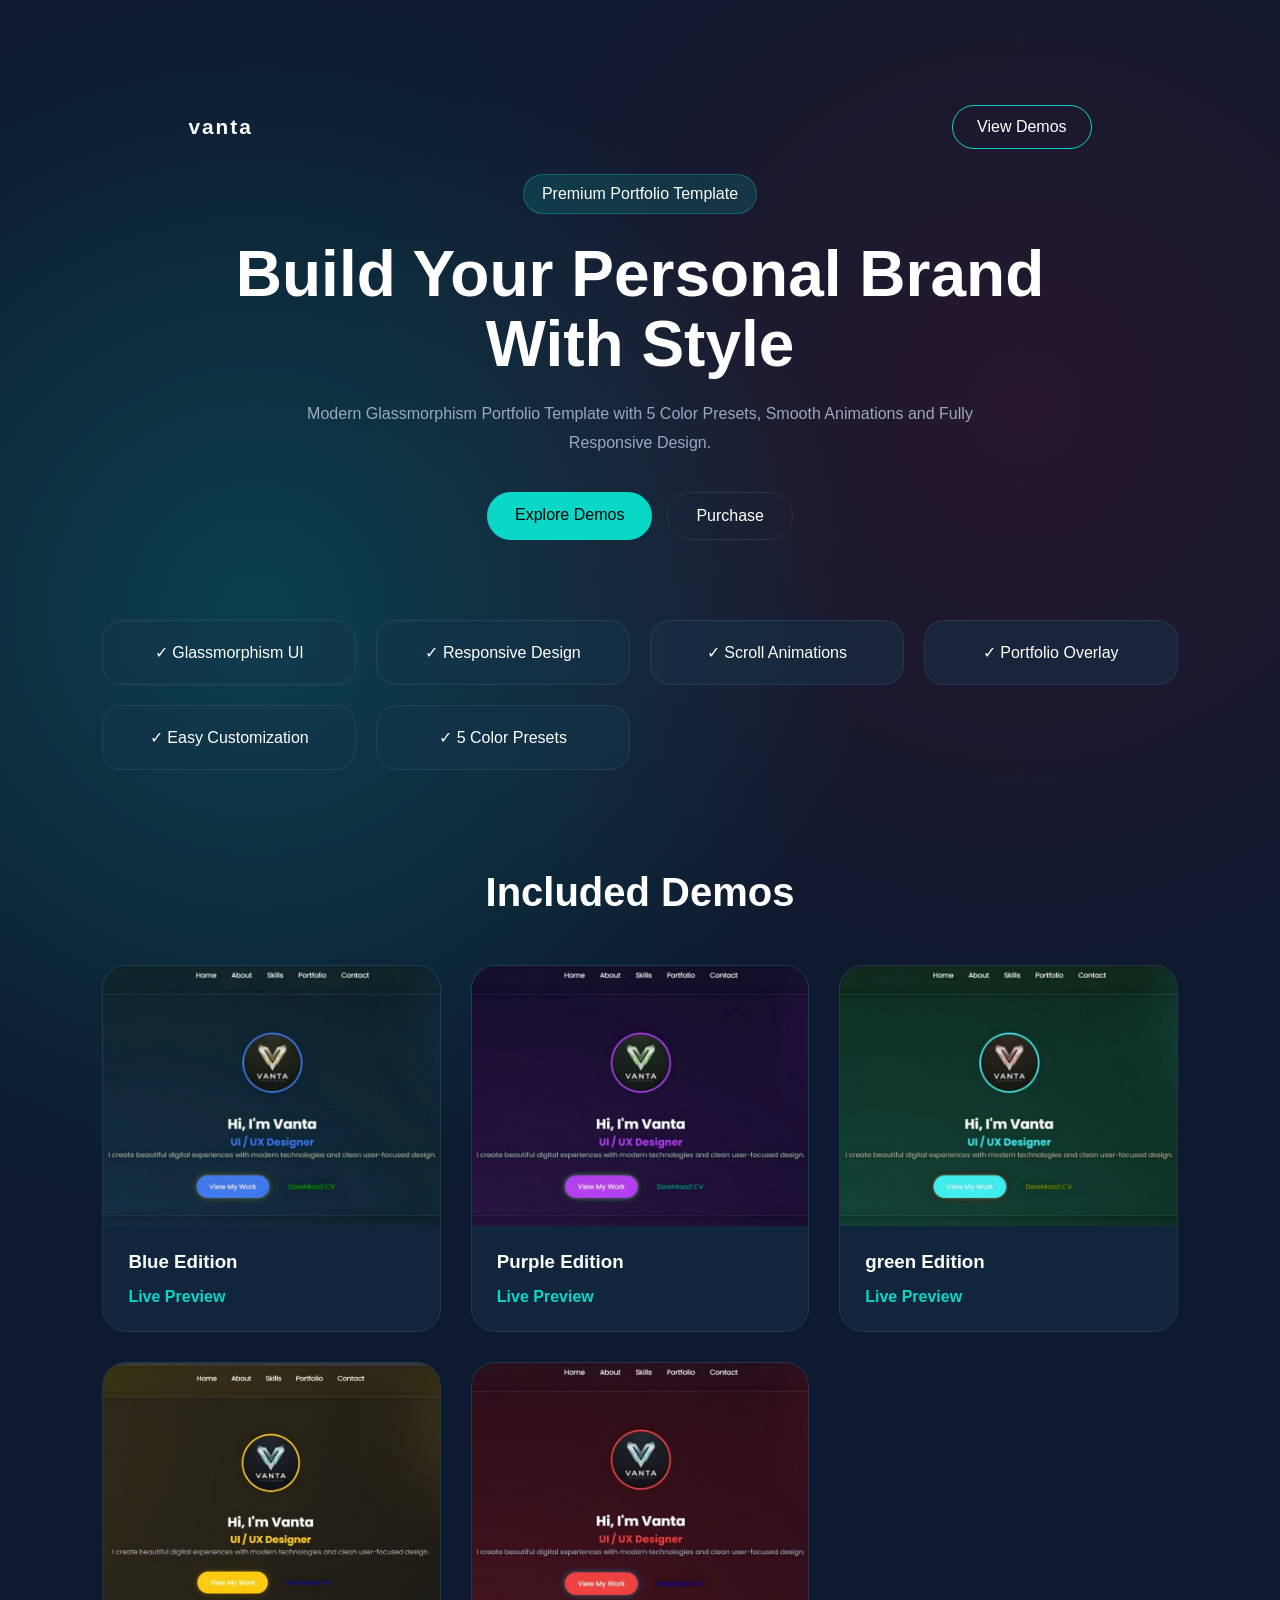
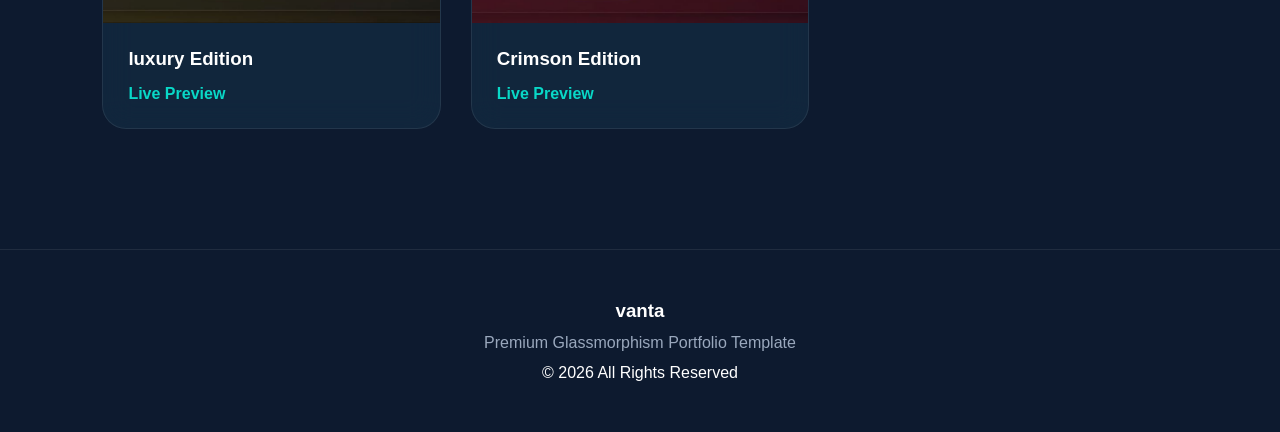
<file: index.html>
<!DOCTYPE html>
<html lang="en">
<head>

<meta charset="UTF-8">
<meta name="viewport" content="width=device-width, initial-scale=1.0">

<title>vanta - Portfolio Template</title>

<link rel="stylesheet" href="style.css">

</head>
<body>

<header class="hero">

    <nav class="navbar">

        <div class="logo">
            vanta
        </div>

        <a href="#demos" class="nav-btn">
            View Demos
        </a>

    </nav>

    <div class="hero-content">

        <span class="badge">
            Premium Portfolio Template
        </span>

        <h1>
            Build Your Personal Brand With Style
        </h1>

        <p>
            Modern Glassmorphism Portfolio Template with
            5 Color Presets, Smooth Animations and
            Fully Responsive Design.
        </p>

        <div class="hero-buttons">

            <a href="#demos" class="btn primary">
                Explore Demos
            </a>

            <a href="#" class="btn secondary">
                Purchase
            </a>

        </div>

    </div>

</header>

<section class="features">

    <div class="feature">
        ✓ Glassmorphism UI
    </div>

    <div class="feature">
        ✓ Responsive Design
    </div>

    <div class="feature">
        ✓ Scroll Animations
    </div>

    <div class="feature">
        ✓ Portfolio Overlay
    </div>

    <div class="feature">
        ✓ Easy Customization
    </div>

    <div class="feature">
        ✓ 5 Color Presets
    </div>

</section>

<section id="demos" class="demos">

    <h2>
        Included Demos
    </h2>

    <div class="demo-grid">

        <div class="demo-card">

            <img src="assets/blue.jpg" alt="Blue Demo">

            <div class="demo-content">

                <h3>Blue Edition</h3>

                <a href="blue/index.html">
                    Live Preview
                </a>

            </div>

        </div>

        <div class="demo-card">

            <img src="assets/purple.jpg" alt="Purple Demo">

            <div class="demo-content">

                <h3>Purple Edition</h3>

                <a href="purple/index.html">
                    Live Preview
                </a>

            </div>

        </div>

        <div class="demo-card">

            <img src="assets/green.jpg" alt="green Demo">

            <div class="demo-content">

                <h3>green Edition</h3>

                <a href="green/index.html">
                    Live Preview
                </a>

            </div>

        </div>

        <div class="demo-card">

            <img src="assets/luxury.jpg" alt="luxury Demo">

            <div class="demo-content">

                <h3>luxury Edition</h3>

                <a href="luxury/index.html">
                    Live Preview
                </a>

            </div>

        </div>

        <div class="demo-card">

            <img src="assets/crimson.jpg" alt="Crimson Demo">

            <div class="demo-content">

                <h3>Crimson Edition</h3>

                <a href="crimson/index.html">
                    Live Preview
                </a>

            </div>

        </div>

    </div>

</section>

<footer>

    <h3>vanta</h3>

    <p>
        Premium Glassmorphism Portfolio Template
    </p>

    <span>
        © 2026 All Rights Reserved
    </span>

</footer>

</body>
</html>
</file>
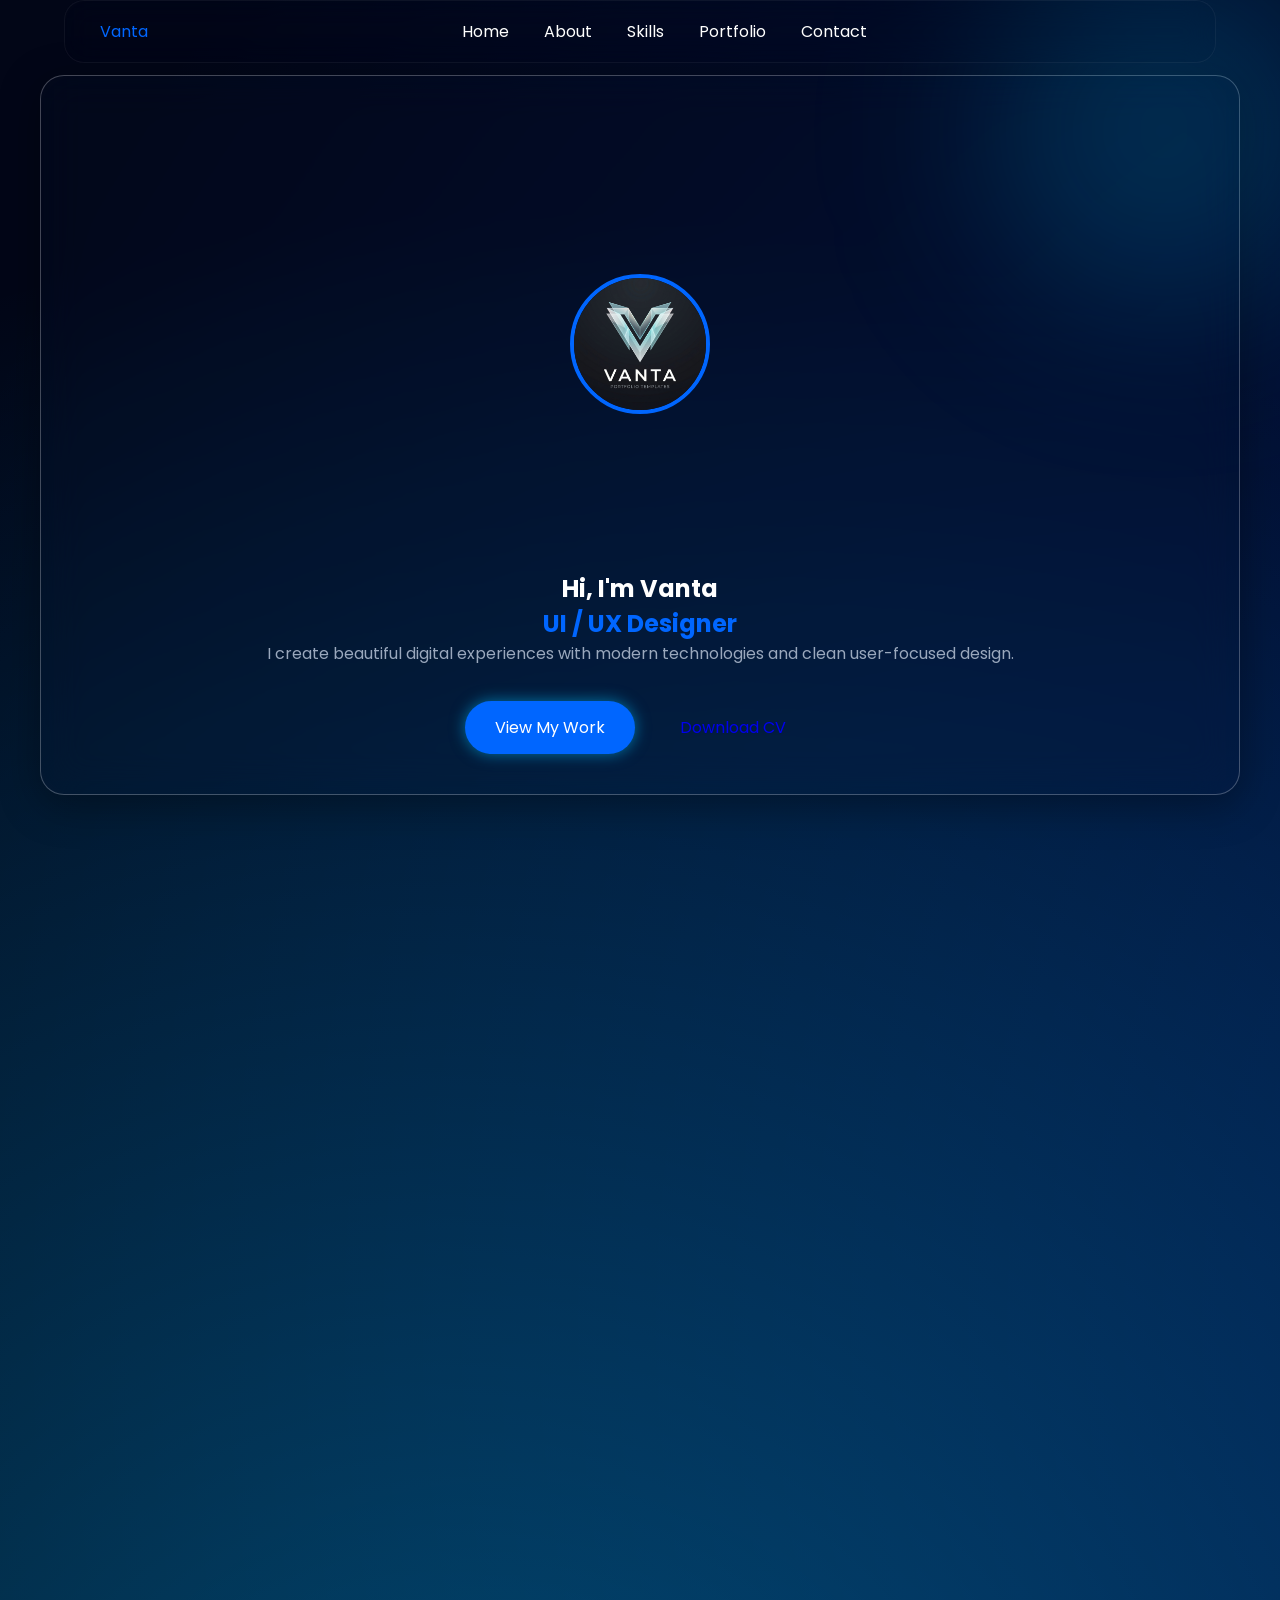
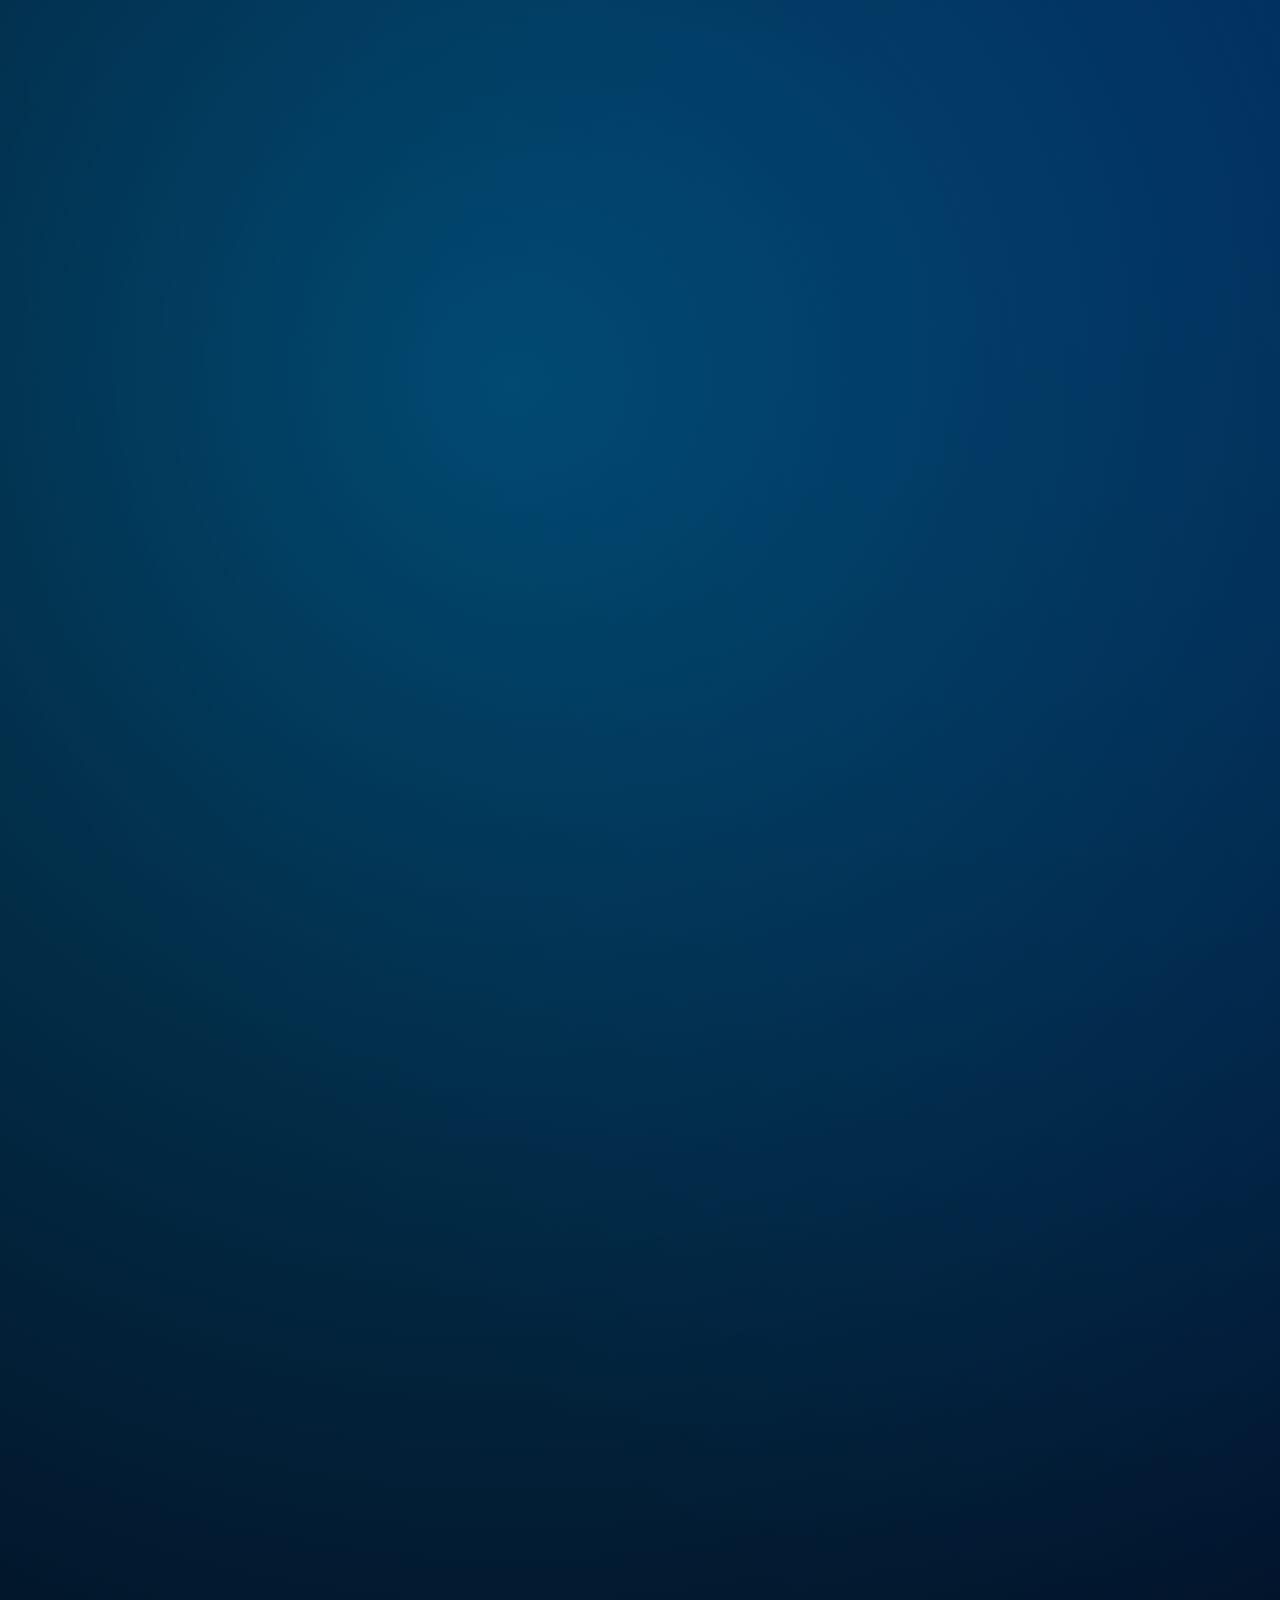
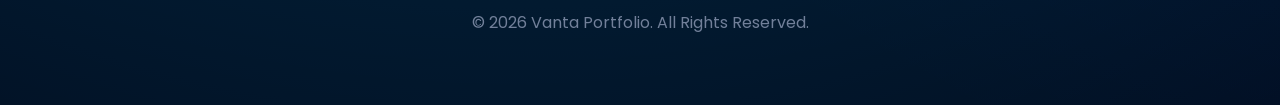
<file: blue/index.html>
<!DOCTYPE html>
<html lang="en">
<head>
    <meta charset="UTF-8">
    <meta name="viewport" content="width=device-width, initial-scale=1.0">

    <title>Personal Portfolio Template- blue-default</title>

    <meta name="description" content="Modern Glassmorphism Portfolio Template for Developers, Designers and Freelancers">
    <meta name="keywords" content="portfolio, personal portfolio, developer, designer, freelancer, html template">
    <meta name="author" content="Vanta">

    <link rel="icon" href="assets/favicon.ico">
    <link rel="icon" type="image/png" sizes="32x32" href="assets/favicon.png">

    <link rel="stylesheet" href="css/style.css">

    <!-- Font Awesome -->
    <link rel="stylesheet"
          href="https://cdnjs.cloudflare.com/ajax/libs/font-awesome/6.5.1/css/all.min.css">
</head>

<body>

<div class="dashboard">

    <!--Navbar-->

    <nav class="navbar">

    <div class="logo">
        Vanta
    </div>

    <ul class="nav-links">

        <li><a href="#home">Home</a></li>
        <li><a href="#about">About</a></li>
        <li><a href="#skills">Skills</a></li>
        <li><a href="#portfolio">Portfolio</a></li>
        <li><a href="#contact">Contact</a></li>

    </ul>

    <div class="hamburger">
        <span></span>
        <span></span>
        <span></span>
    </div>

</nav>

    <!-- Main Content -->

    <main class="content">

        <!-- Hero -->

       <section id="home" class="hero hero-card">


            <div class="profile-image">
                <img src="assets/profile.jpg" alt="Profile">
            </div>

            <h1>
                Hi, I'm <span>Vanta</span>
            </h1>

            <h2>
                UI / UX Designer
            </h2>

            <p>
                I create beautiful digital experiences with modern
                technologies and clean user-focused design.
            </p>

            <div class="buttons">

                <a href="#portfolio" class="btn primary">
                    View My Work
                </a>

                <a href="assets/cv.pdf"
                   class="btn secondary"
                   download>
                    Download CV
                </a>

            </div>

        </section>

        <!-- About -->

        <section id="about" class="card reveal">

            <h2>About Me</h2>

            <div class="about-grid">

                <div class="about-text">

                    <p>
                        Passionate designer and front-end developer focused
                        on creating beautiful user experiences.
                    </p>

                    <p>
                        Specialized in responsive websites, dashboards,
                        landing pages and modern UI systems.
                    </p>

                </div>

                <div class="about-stats">

                    <div class="stat-box">

    <h3 class="counter" data-target="80">0</h3>

    <span>Projects</span>

</div>

<div class="stat-box">

    <h3 class="counter" data-target="40">0</h3>

    <span>Clients</span>

</div>

<div class="stat-box">

    <h3 class="counter" data-target="5">0</h3>

    <span>Years Experience</span>

</div>
                </div>

            </div>

        </section>

        <!-- Skills + Portfolio -->

        <section class="grid-2 reveal">

            <div id="skills" class="card skills ">

                <h2>Skills</h2>

                <div class="skill">
                    <span>HTML</span>
                    <div class="progress">
                        <div class="progress-fill html"></div>
                    </div>
                </div>

                <div class="skill">
                    <span>CSS</span>
                    <div class="progress">
                        <div class="progress-fill css"></div>
                    </div>
                </div>

                <div class="skill">
                    <span>JavaScript</span>
                    <div class="progress">
                        <div class="progress-fill js"></div>
                    </div>
                </div>

                <div class="skill">
                    <span>React</span>
                    <div class="progress">
                        <div class="progress-fill react"></div>
                    </div>
                </div>

            </div>

           <div id="portfolio" class="card portfolio">

    <div class="section-header reveal">
        <h2>Portfolio</h2>
    </div>


        <div class="portfolio-slider">

        <div class="project-card">

    <img src="images/project1.jpg" alt="">

    <div class="project-overlay">

        <h4>Luxury Watch Store</h4>

        <p>HTML • CSS • JavaScript</p>

        <a href="#">View Project</a>

    </div>

</div>
        <div class="project-card">
            <img src="images/project2.jpg" alt="">
            <div class="project-overlay">

                 <h4>AI Agency</h4>

                 <p>HTML • CSS • JavaScript</p>

                 <a href="#">View Project</a>

            </div>
        </div>

        <div class="project-card">
            <img src="images/project3.jpg" alt="">
            <div class="project-overlay">

                 <h4>Fitness Dashboard</h4>

                 <p>HTML • CSS • JavaScript</p>

                 <a href="#">View Project</a>


            </div>
        </div>

        <div class="project-card">
            <img src="images/project4.jpg" alt="">
            <div class="project-overlay">

                 <h4>Car Rental</h4>
                 
                 <p>HTML • CSS • JavaScript</p>

                 <a href="#">View Project</a>

            </div>
        </div>

        <div class="project-card">
            <img src="images/project5.jpg" alt="">
            <div class="project-overlay">

                 <h4>Crypto Platform</h4>

                 <p>HTML • CSS • JavaScript</p>

                 <a href="#">View Project</a>

            </div>
        </div>

        <div class="slider-zone left-zone"></div>
        <div class="slider-zone right-zone"></div>

        

    </div>

    

</div>

        </section>

        <!-- Education + Languages -->

        <section class="grid-2 reveal">

            <div class="card education">

                <h2>Education</h2>

                <div class="timeline-item">

                    <h3>Computer Science</h3>

                    <span>2022 - Present</span>

                    <p>
                        Focused on software engineering,
                        web technologies and UI systems.
                    </p>

                </div>

                <div class="timeline-item">

                    <h3>UI/UX Certification</h3>

                    <span>2024</span>

                    <p>
                        Modern product design and user research.
                    </p>

                </div>

            </div>

            <div class="card languages">

                <h2>Languages</h2>

                <div class="language">
                    <span>English</span>
                    <span>90%</span>
                </div>

                <div class="language">
                    <span>German</span>
                    <span>65%</span>
                </div>

                <div class="language">
                    <span>Persian</span>
                    <span>100%</span>
                </div>

            </div>

        </section>

        <!-- Experience -->

        <section class="card reveal">

            <h2>Experience</h2>

            <div class="timeline">

                <div class="timeline-item">

                    <h3>Senior UI Designer</h3>

                    <span>2024 - Present</span>

                    <p>
                        Building scalable design systems
                        and modern user interfaces.
                    </p>

                </div>

                <div class="timeline-item">

                    <h3>Freelance Web Designer</h3>

                    <span>2022 - 2024</span>

                    <p>
                        Designed websites for startups
                        and local businesses.
                    </p>

                </div>

            </div>

        </section>

        <!-- Testimonials -->

        <section class="card reveal">

            <h2>Testimonials</h2>

            <div class="testimonials">

                <div class="testimonial">
                    <p>
                        Amazing work and attention to detail.
                    </p>
                    <h4>John Smith</h4>
                </div>

                <div class="testimonial">
                    <p>
                        Delivered exactly what we needed.
                    </p>
                    <h4>Sarah Johnson</h4>
                </div>

            </div>

        </section>

        <!-- Contact -->

        <section id="contact" class="card reveal">

            <h2>Contact Me</h2>

            <form id="contact-form" class="contact-form">

    <input
        type="text"
        name="user_name"
        placeholder="Your Name"
        required
    >

    <input
        type="email"
        name="user_email"
        placeholder="Your Email"
        required
    >

    <textarea
        name="message"
        rows="6"
        placeholder="Your Message"
        required
    ></textarea>

    <button type="submit">
        Send Message
    </button>

</form>

<p id="form-status"></p>

        </section>

        <!-- Footer -->

        <footer class="footer">

            <p>
                © 2026 Vanta Portfolio.
                All Rights Reserved.
            </p>

        </footer>

    </main>

</div>
<script src="js/script.js"></script>
</body>
</html>
</file>
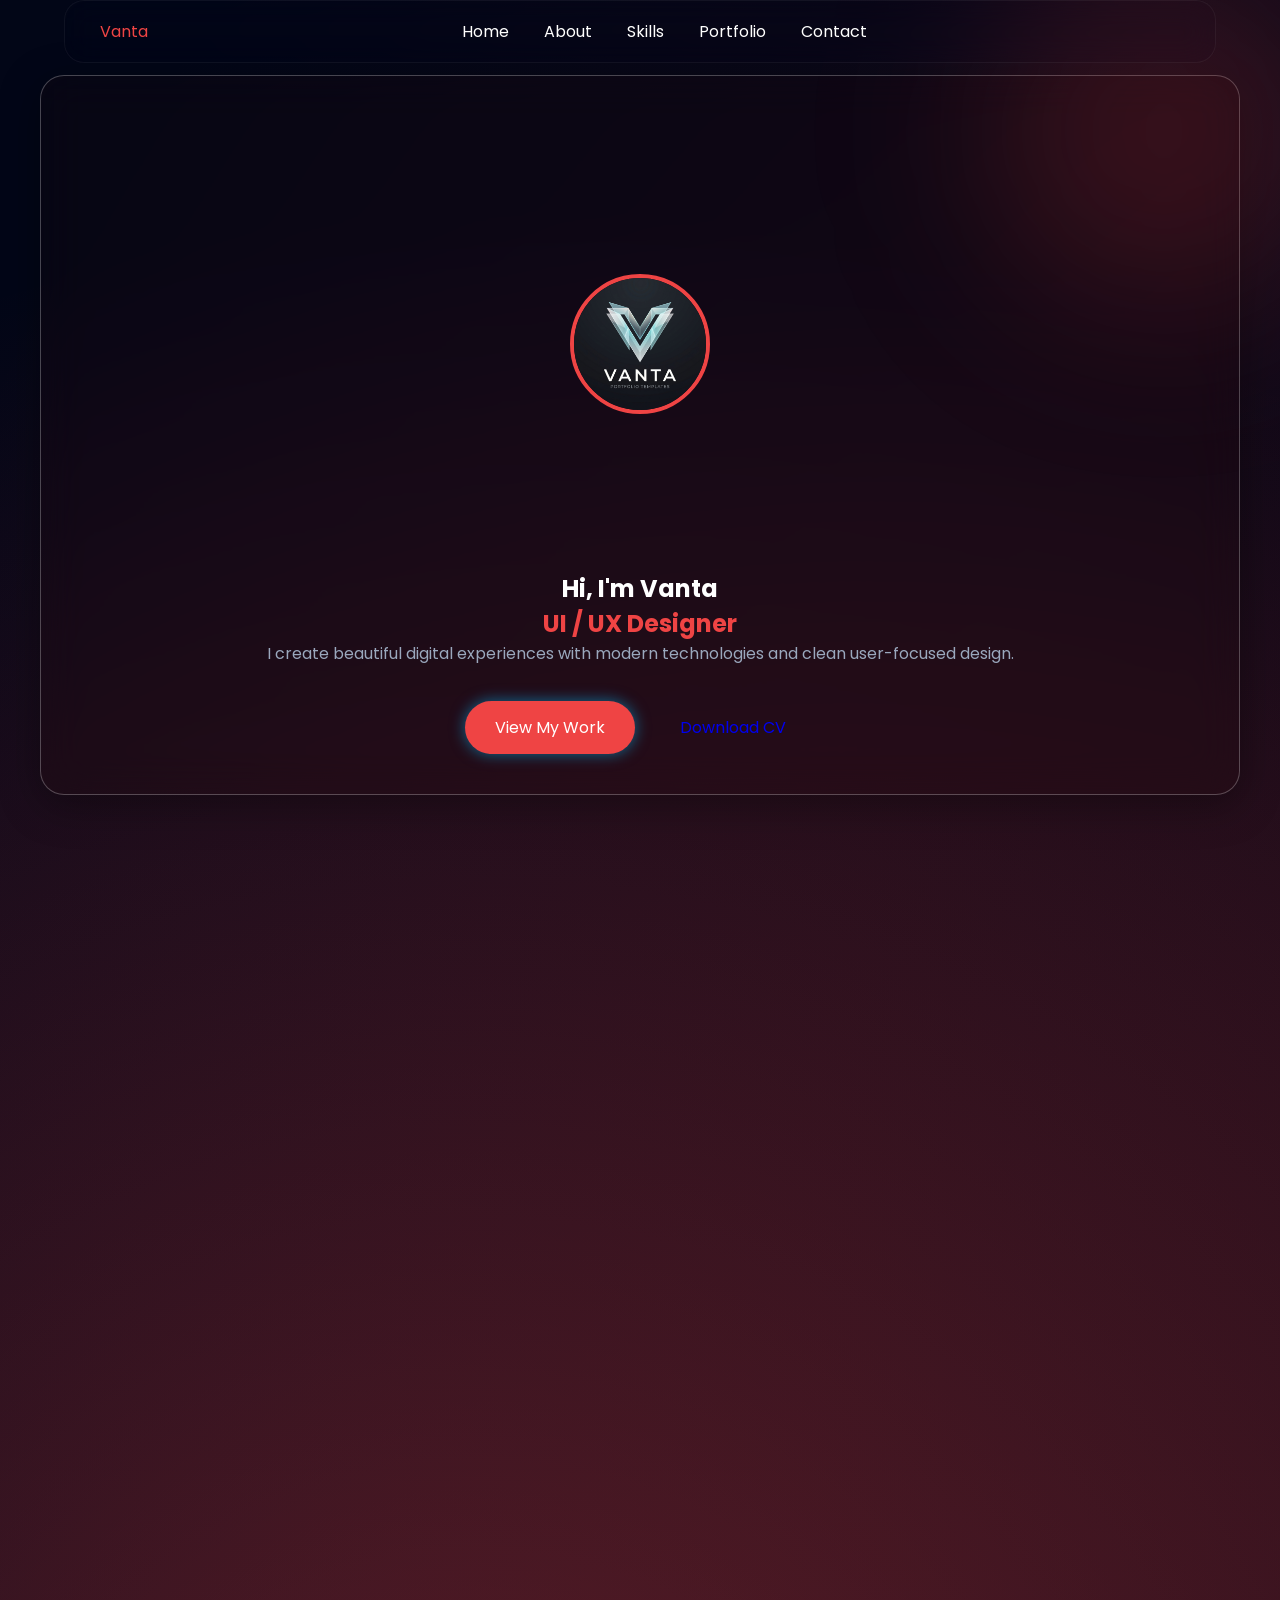
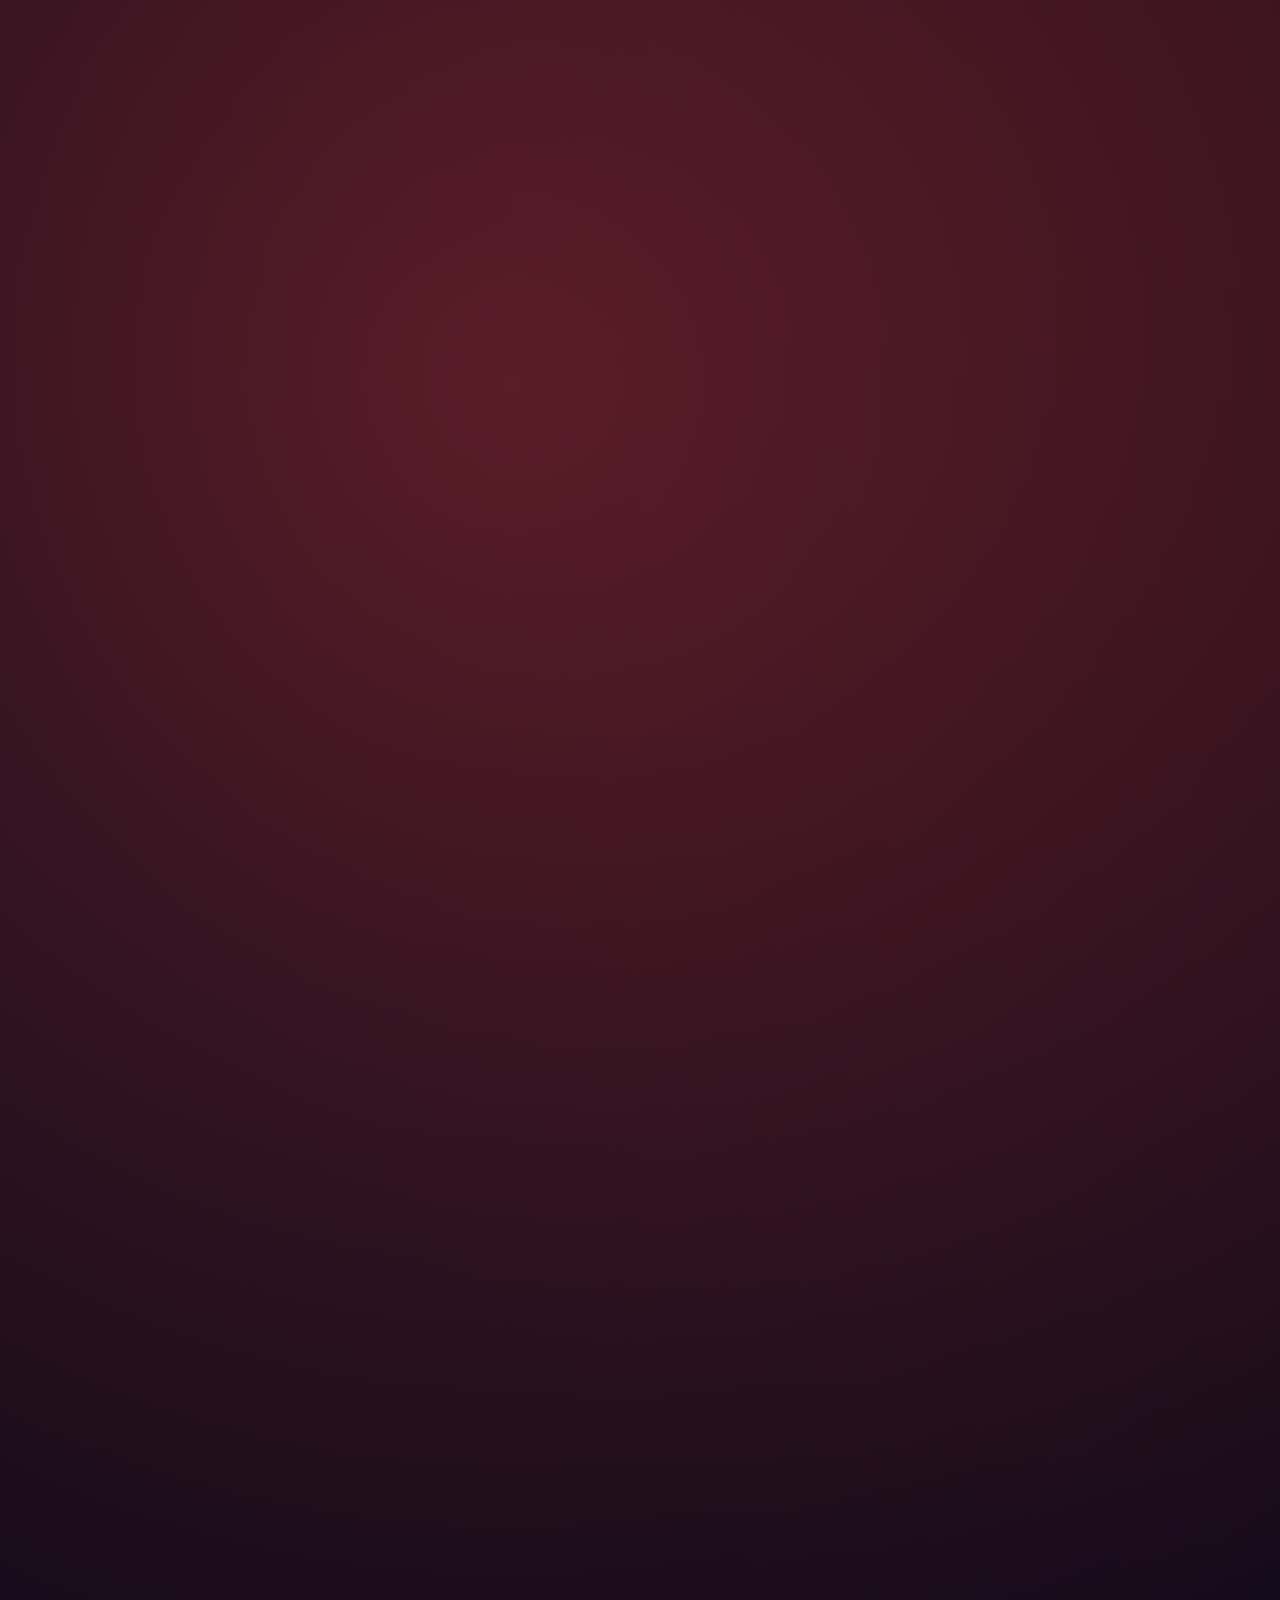
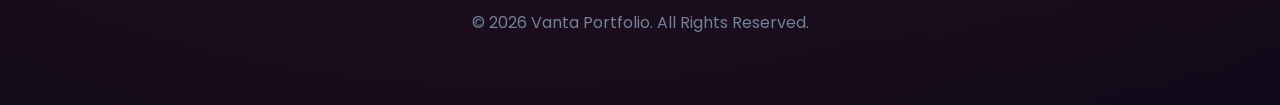
<file: crimson/index.html>
<!DOCTYPE html>
<html lang="en">
<head>
    <meta charset="UTF-8">
    <meta name="viewport" content="width=device-width, initial-scale=1.0">

    <title>Personal Portfolio Template- crimson-bold</title>

    <meta name="description" content="Modern Glassmorphism Portfolio Template for Developers, Designers and Freelancers">
    <meta name="keywords" content="portfolio, personal portfolio, developer, designer, freelancer, html template">
    <meta name="author" content="Vanta">

    <link rel="icon" href="assets/favicon.ico">
    <link rel="icon" type="image/png" sizes="32x32" href="assets/favicon.png">

    <link rel="stylesheet" href="css/style.css">

    <!-- Font Awesome -->
    <link rel="stylesheet"
          href="https://cdnjs.cloudflare.com/ajax/libs/font-awesome/6.5.1/css/all.min.css">
</head>

<body>

<div class="dashboard">

    <!--Navbar-->

    <nav class="navbar">

    <div class="logo">
        Vanta
    </div>

    <ul class="nav-links">

        <li><a href="#home">Home</a></li>
        <li><a href="#about">About</a></li>
        <li><a href="#skills">Skills</a></li>
        <li><a href="#portfolio">Portfolio</a></li>
        <li><a href="#contact">Contact</a></li>

    </ul>

    <div class="hamburger">
        <span></span>
        <span></span>
        <span></span>
    </div>

</nav>

    <!-- Main Content -->

    <main class="content">

        <!-- Hero -->

       <section id="home" class="hero hero-card">


            <div class="profile-image">
                <img src="assets/profile.jpg" alt="Profile">
            </div>

            <h1>
                Hi, I'm <span>Vanta</span>
            </h1>

            <h2>
                UI / UX Designer
            </h2>

            <p>
                I create beautiful digital experiences with modern
                technologies and clean user-focused design.
            </p>

            <div class="buttons">

                <a href="#portfolio" class="btn primary">
                    View My Work
                </a>

                <a href="assets/cv.pdf"
                   class="btn secondary"
                   download>
                    Download CV
                </a>

            </div>

        </section>

        <!-- About -->

        <section id="about" class="card reveal">

            <h2>About Me</h2>

            <div class="about-grid">

                <div class="about-text">

                    <p>
                        Passionate designer and front-end developer focused
                        on creating beautiful user experiences.
                    </p>

                    <p>
                        Specialized in responsive websites, dashboards,
                        landing pages and modern UI systems.
                    </p>

                </div>

                <div class="about-stats">

                    <div class="stat-box">

    <h3 class="counter" data-target="80">0</h3>

    <span>Projects</span>

</div>

<div class="stat-box">

    <h3 class="counter" data-target="40">0</h3>

    <span>Clients</span>

</div>

<div class="stat-box">

    <h3 class="counter" data-target="5">0</h3>

    <span>Years Experience</span>

</div>
                </div>

            </div>

        </section>

        <!-- Skills + Portfolio -->

        <section class="grid-2 reveal">

            <div id="skills" class="card skills ">

                <h2>Skills</h2>

                <div class="skill">
                    <span>HTML</span>
                    <div class="progress">
                        <div class="progress-fill html"></div>
                    </div>
                </div>

                <div class="skill">
                    <span>CSS</span>
                    <div class="progress">
                        <div class="progress-fill css"></div>
                    </div>
                </div>

                <div class="skill">
                    <span>JavaScript</span>
                    <div class="progress">
                        <div class="progress-fill js"></div>
                    </div>
                </div>

                <div class="skill">
                    <span>React</span>
                    <div class="progress">
                        <div class="progress-fill react"></div>
                    </div>
                </div>

            </div>

           <div id="portfolio" class="card portfolio">

    <div class="section-header reveal">
        <h2>Portfolio</h2>
    </div>


        <div class="portfolio-slider">

        <div class="project-card">

    <img src="images/project1.jpg" alt="">

    <div class="project-overlay">

        <h4>Luxury Watch Store</h4>

        <p>HTML • CSS • JavaScript</p>

        <a href="#">View Project</a>

    </div>

</div>
        <div class="project-card">
            <img src="images/project2.jpg" alt="">
            <div class="project-overlay">

                 <h4>AI Agency</h4>

                 <p>HTML • CSS • JavaScript</p>

                 <a href="#">View Project</a>

            </div>
        </div>

        <div class="project-card">
            <img src="images/project3.jpg" alt="">
            <div class="project-overlay">

                 <h4>Fitness Dashboard</h4>

                 <p>HTML • CSS • JavaScript</p>

                 <a href="#">View Project</a>


            </div>
        </div>

        <div class="project-card">
            <img src="images/project4.jpg" alt="">
            <div class="project-overlay">

                 <h4>Car Rental</h4>
                 
                 <p>HTML • CSS • JavaScript</p>

                 <a href="#">View Project</a>

            </div>
        </div>

        <div class="project-card">
            <img src="images/project5.jpg" alt="">
            <div class="project-overlay">

                 <h4>Crypto Platform</h4>

                 <p>HTML • CSS • JavaScript</p>

                 <a href="#">View Project</a>

            </div>
        </div>

        <div class="slider-zone left-zone"></div>
        <div class="slider-zone right-zone"></div>

        

    </div>

    

</div>

        </section>

        <!-- Education + Languages -->

        <section class="grid-2 reveal">

            <div class="card education">

                <h2>Education</h2>

                <div class="timeline-item">

                    <h3>Computer Science</h3>

                    <span>2022 - Present</span>

                    <p>
                        Focused on software engineering,
                        web technologies and UI systems.
                    </p>

                </div>

                <div class="timeline-item">

                    <h3>UI/UX Certification</h3>

                    <span>2024</span>

                    <p>
                        Modern product design and user research.
                    </p>

                </div>

            </div>

            <div class="card languages">

                <h2>Languages</h2>

                <div class="language">
                    <span>English</span>
                    <span>90%</span>
                </div>

                <div class="language">
                    <span>German</span>
                    <span>65%</span>
                </div>

                <div class="language">
                    <span>Persian</span>
                    <span>100%</span>
                </div>

            </div>

        </section>

        <!-- Experience -->

        <section class="card reveal">

            <h2>Experience</h2>

            <div class="timeline">

                <div class="timeline-item">

                    <h3>Senior UI Designer</h3>

                    <span>2024 - Present</span>

                    <p>
                        Building scalable design systems
                        and modern user interfaces.
                    </p>

                </div>

                <div class="timeline-item">

                    <h3>Freelance Web Designer</h3>

                    <span>2022 - 2024</span>

                    <p>
                        Designed websites for startups
                        and local businesses.
                    </p>

                </div>

            </div>

        </section>

        <!-- Testimonials -->

        <section class="card reveal">

            <h2>Testimonials</h2>

            <div class="testimonials">

                <div class="testimonial">
                    <p>
                        Amazing work and attention to detail.
                    </p>
                    <h4>John Smith</h4>
                </div>

                <div class="testimonial">
                    <p>
                        Delivered exactly what we needed.
                    </p>
                    <h4>Sarah Johnson</h4>
                </div>

            </div>

        </section>

        <!-- Contact -->

        <section id="contact" class="card reveal">

            <h2>Contact Me</h2>

            <form id="contact-form" class="contact-form">

    <input
        type="text"
        name="user_name"
        placeholder="Your Name"
        required
    >

    <input
        type="email"
        name="user_email"
        placeholder="Your Email"
        required
    >

    <textarea
        name="message"
        rows="6"
        placeholder="Your Message"
        required
    ></textarea>

    <button type="submit">
        Send Message
    </button>

</form>

<p id="form-status"></p>

        </section>

        <!-- Footer -->

        <footer class="footer">

            <p>
                © 2026 Vanta Portfolio.
                All Rights Reserved.
            </p>

        </footer>

    </main>

</div>
<script src="js/script.js"></script>
</body>
</html>
</file>
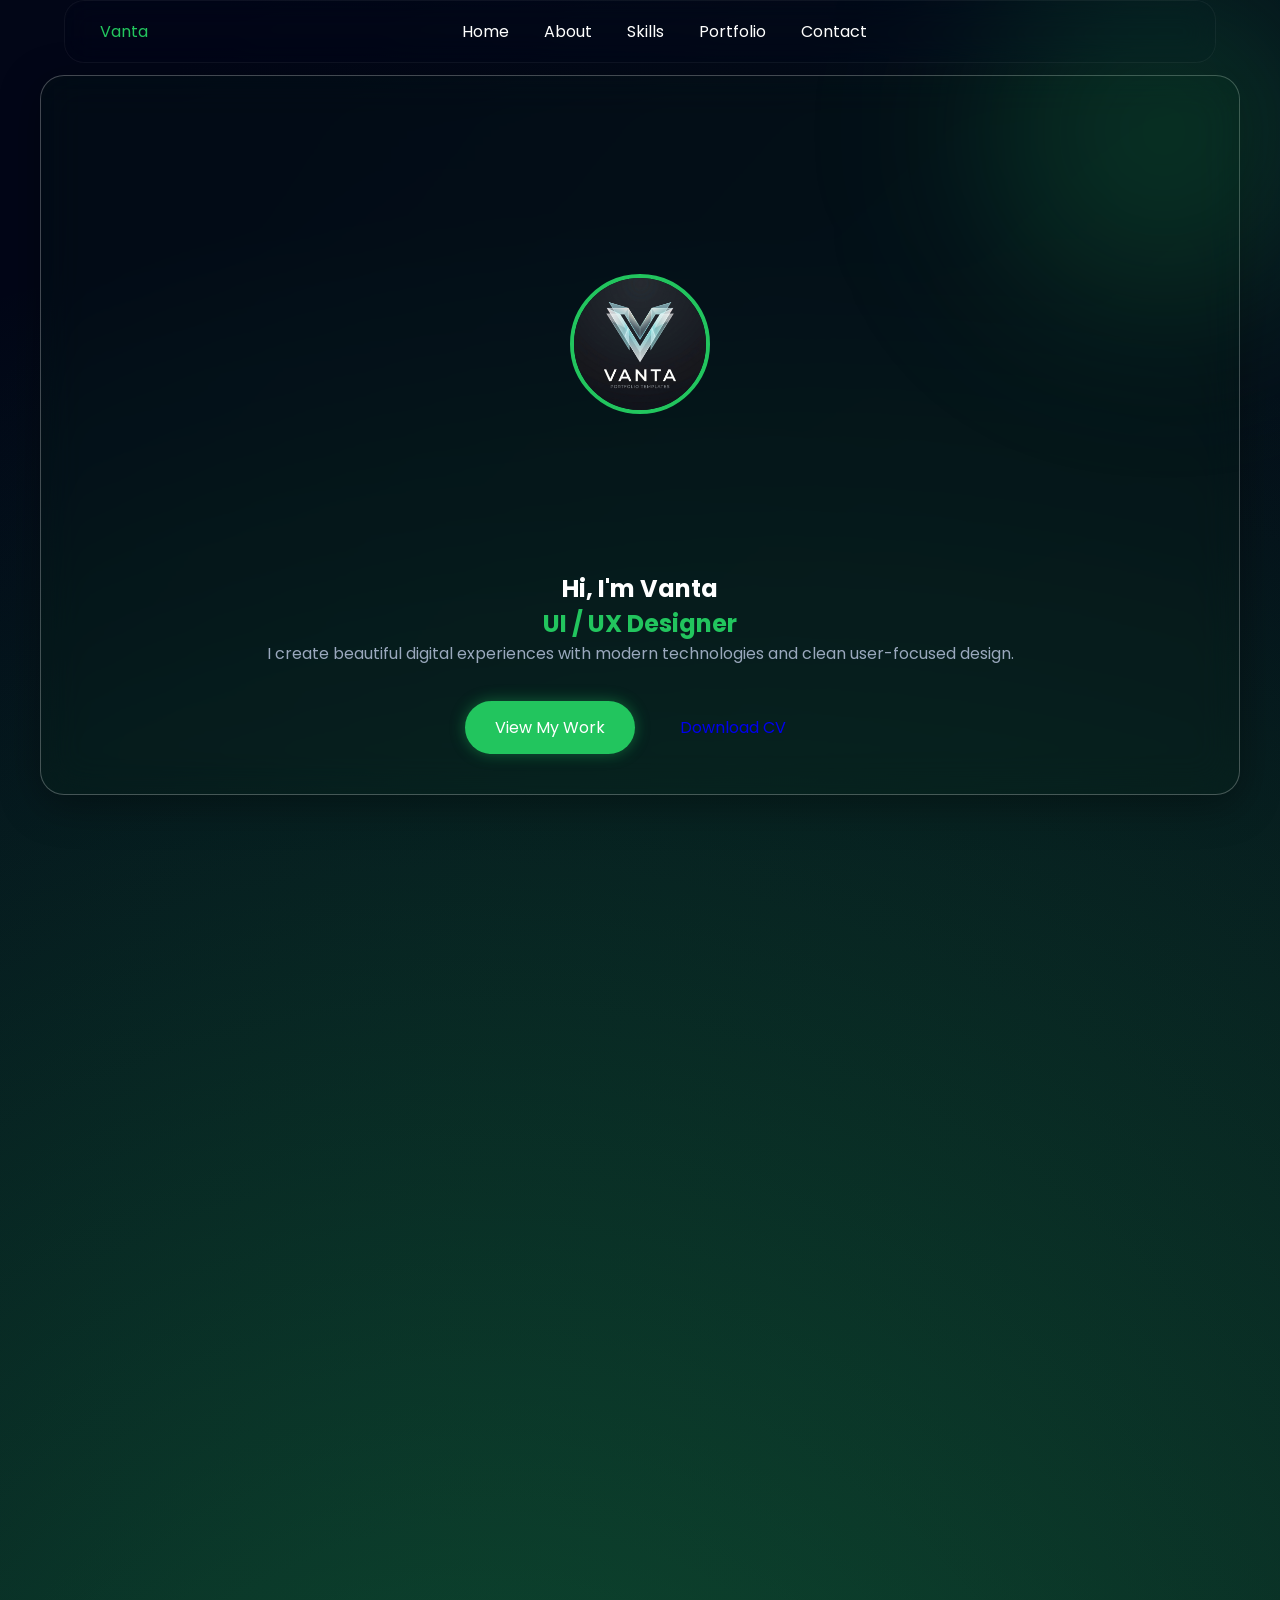
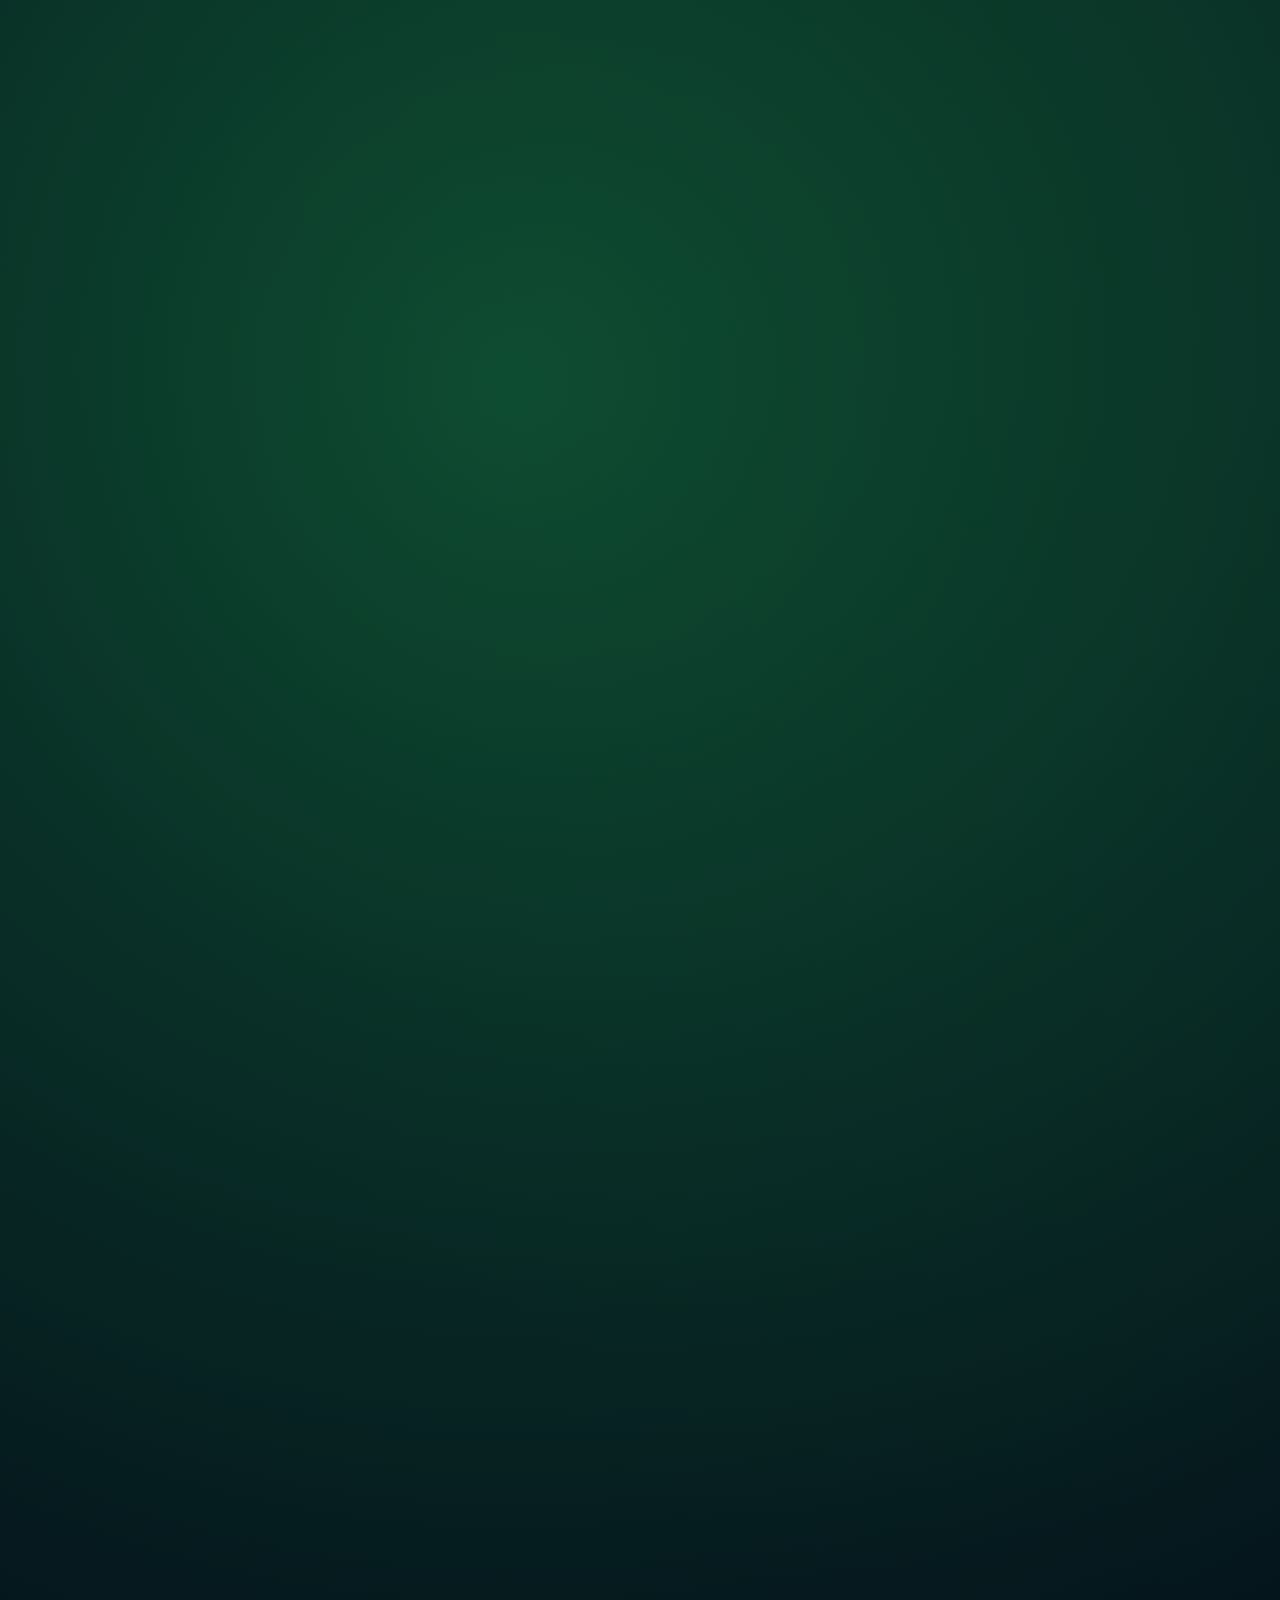
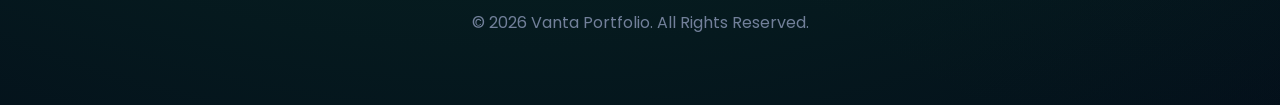
<file: green/index.html>
<!DOCTYPE html>
<html lang="en">
<head>
    <meta charset="UTF-8">
    <meta name="viewport" content="width=device-width, initial-scale=1.0">

    <title>Personal Portfolio Template- green-developer</title>

    <meta name="description" content="Modern Glassmorphism Portfolio Template for Developers, Designers and Freelancers">
    <meta name="keywords" content="portfolio, personal portfolio, developer, designer, freelancer, html template">
    <meta name="author" content="Vanta">

    <link rel="icon" href="assets/favicon.ico">
    <link rel="icon" type="image/png" sizes="32x32" href="assets/favicon.png">

    <link rel="stylesheet" href="css/style.css">

    <!-- Font Awesome -->
    <link rel="stylesheet"
          href="https://cdnjs.cloudflare.com/ajax/libs/font-awesome/6.5.1/css/all.min.css">
</head>

<body>

<div class="dashboard">

    <!--Navbar-->

    <nav class="navbar">

    <div class="logo">
        Vanta
    </div>

    <ul class="nav-links">

        <li><a href="#home">Home</a></li>
        <li><a href="#about">About</a></li>
        <li><a href="#skills">Skills</a></li>
        <li><a href="#portfolio">Portfolio</a></li>
        <li><a href="#contact">Contact</a></li>

    </ul>

    <div class="hamburger">
        <span></span>
        <span></span>
        <span></span>
    </div>

</nav>

    <!-- Main Content -->

    <main class="content">

        <!-- Hero -->

       <section id="home" class="hero hero-card">


            <div class="profile-image">
                <img src="assets/profile.jpg" alt="Profile">
            </div>

            <h1>
                Hi, I'm <span>Vanta</span>
            </h1>

            <h2>
                UI / UX Designer
            </h2>

            <p>
                I create beautiful digital experiences with modern
                technologies and clean user-focused design.
            </p>

            <div class="buttons">

                <a href="#portfolio" class="btn primary">
                    View My Work
                </a>

                <a href="assets/cv.pdf"
                   class="btn secondary"
                   download>
                    Download CV
                </a>

            </div>

        </section>

        <!-- About -->

        <section id="about" class="card reveal">

            <h2>About Me</h2>

            <div class="about-grid">

                <div class="about-text">

                    <p>
                        Passionate designer and front-end developer focused
                        on creating beautiful user experiences.
                    </p>

                    <p>
                        Specialized in responsive websites, dashboards,
                        landing pages and modern UI systems.
                    </p>

                </div>

                <div class="about-stats">

                    <div class="stat-box">

    <h3 class="counter" data-target="80">0</h3>

    <span>Projects</span>

</div>

<div class="stat-box">

    <h3 class="counter" data-target="40">0</h3>

    <span>Clients</span>

</div>

<div class="stat-box">

    <h3 class="counter" data-target="5">0</h3>

    <span>Years Experience</span>

</div>
                </div>

            </div>

        </section>

        <!-- Skills + Portfolio -->

        <section class="grid-2 reveal">

            <div id="skills" class="card skills ">

                <h2>Skills</h2>

                <div class="skill">
                    <span>HTML</span>
                    <div class="progress">
                        <div class="progress-fill html"></div>
                    </div>
                </div>

                <div class="skill">
                    <span>CSS</span>
                    <div class="progress">
                        <div class="progress-fill css"></div>
                    </div>
                </div>

                <div class="skill">
                    <span>JavaScript</span>
                    <div class="progress">
                        <div class="progress-fill js"></div>
                    </div>
                </div>

                <div class="skill">
                    <span>React</span>
                    <div class="progress">
                        <div class="progress-fill react"></div>
                    </div>
                </div>

            </div>

           <div id="portfolio" class="card portfolio">

    <div class="section-header reveal">
        <h2>Portfolio</h2>
    </div>


        <div class="portfolio-slider">

        <div class="project-card">

    <img src="images/project1.jpg" alt="">

    <div class="project-overlay">

        <h4>Luxury Watch Store</h4>

        <p>HTML • CSS • JavaScript</p>

        <a href="#">View Project</a>

    </div>

</div>
        <div class="project-card">
            <img src="images/project2.jpg" alt="">
            <div class="project-overlay">

                 <h4>AI Agency</h4>

                 <p>HTML • CSS • JavaScript</p>

                 <a href="#">View Project</a>

            </div>
        </div>

        <div class="project-card">
            <img src="images/project3.jpg" alt="">
            <div class="project-overlay">

                 <h4>Fitness Dashboard</h4>

                 <p>HTML • CSS • JavaScript</p>

                 <a href="#">View Project</a>


            </div>
        </div>

        <div class="project-card">
            <img src="images/project4.jpg" alt="">
            <div class="project-overlay">

                 <h4>Car Rental</h4>
                 
                 <p>HTML • CSS • JavaScript</p>

                 <a href="#">View Project</a>

            </div>
        </div>

        <div class="project-card">
            <img src="images/project5.jpg" alt="">
            <div class="project-overlay">

                 <h4>Crypto Platform</h4>

                 <p>HTML • CSS • JavaScript</p>

                 <a href="#">View Project</a>

            </div>
        </div>

        <div class="slider-zone left-zone"></div>
        <div class="slider-zone right-zone"></div>

        

    </div>

    

</div>

        </section>

        <!-- Education + Languages -->

        <section class="grid-2 reveal">

            <div class="card education">

                <h2>Education</h2>

                <div class="timeline-item">

                    <h3>Computer Science</h3>

                    <span>2022 - Present</span>

                    <p>
                        Focused on software engineering,
                        web technologies and UI systems.
                    </p>

                </div>

                <div class="timeline-item">

                    <h3>UI/UX Certification</h3>

                    <span>2024</span>

                    <p>
                        Modern product design and user research.
                    </p>

                </div>

            </div>

            <div class="card languages">

                <h2>Languages</h2>

                <div class="language">
                    <span>English</span>
                    <span>90%</span>
                </div>

                <div class="language">
                    <span>German</span>
                    <span>65%</span>
                </div>

                <div class="language">
                    <span>Persian</span>
                    <span>100%</span>
                </div>

            </div>

        </section>

        <!-- Experience -->

        <section class="card reveal">

            <h2>Experience</h2>

            <div class="timeline">

                <div class="timeline-item">

                    <h3>Senior UI Designer</h3>

                    <span>2024 - Present</span>

                    <p>
                        Building scalable design systems
                        and modern user interfaces.
                    </p>

                </div>

                <div class="timeline-item">

                    <h3>Freelance Web Designer</h3>

                    <span>2022 - 2024</span>

                    <p>
                        Designed websites for startups
                        and local businesses.
                    </p>

                </div>

            </div>

        </section>

        <!-- Testimonials -->

        <section class="card reveal">

            <h2>Testimonials</h2>

            <div class="testimonials">

                <div class="testimonial">
                    <p>
                        Amazing work and attention to detail.
                    </p>
                    <h4>John Smith</h4>
                </div>

                <div class="testimonial">
                    <p>
                        Delivered exactly what we needed.
                    </p>
                    <h4>Sarah Johnson</h4>
                </div>

            </div>

        </section>

        <!-- Contact -->

        <section id="contact" class="card reveal">

            <h2>Contact Me</h2>

            <form id="contact-form" class="contact-form">

    <input
        type="text"
        name="user_name"
        placeholder="Your Name"
        required
    >

    <input
        type="email"
        name="user_email"
        placeholder="Your Email"
        required
    >

    <textarea
        name="message"
        rows="6"
        placeholder="Your Message"
        required
    ></textarea>

    <button type="submit">
        Send Message
    </button>

</form>

<p id="form-status"></p>

        </section>

        <!-- Footer -->

        <footer class="footer">

            <p>
                © 2026 Vanta Portfolio.
                All Rights Reserved.
            </p>

        </footer>

    </main>

</div>
<script src="js/script.js"></script>
</body>
</html>
</file>
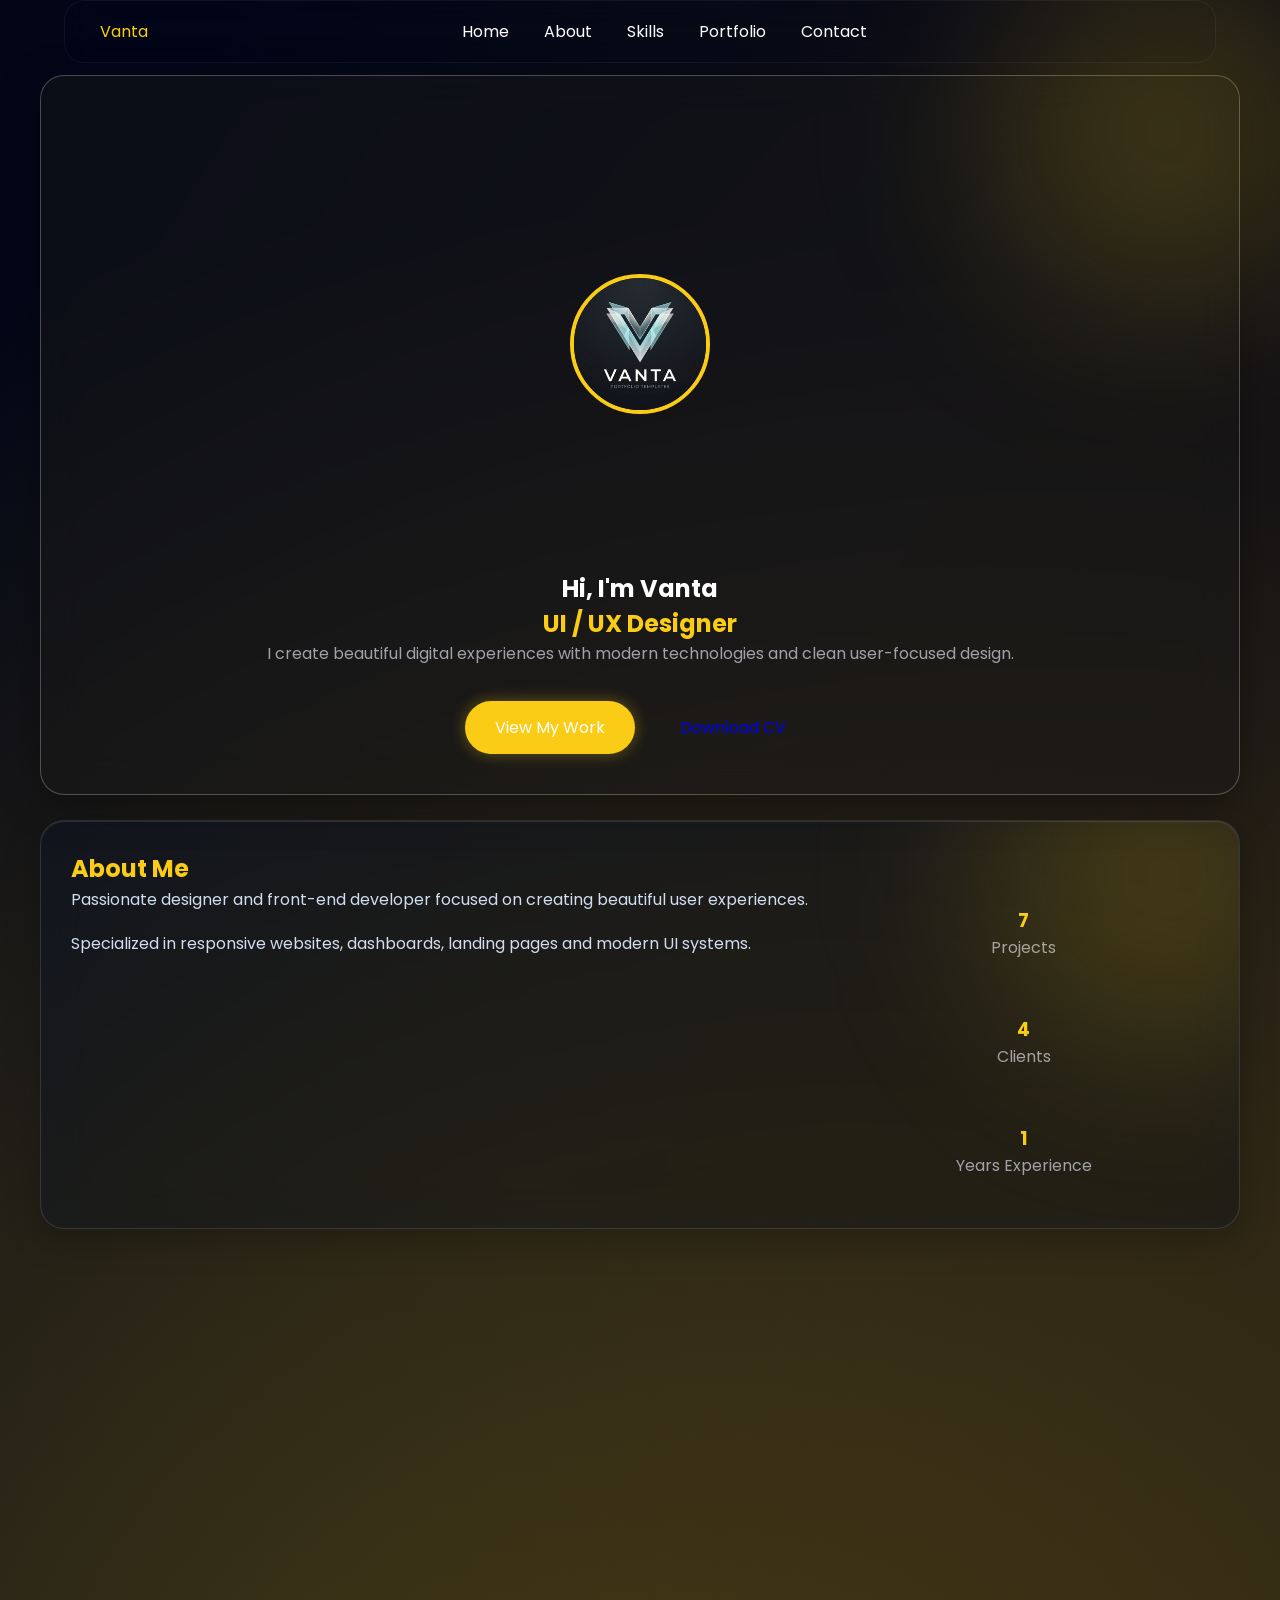
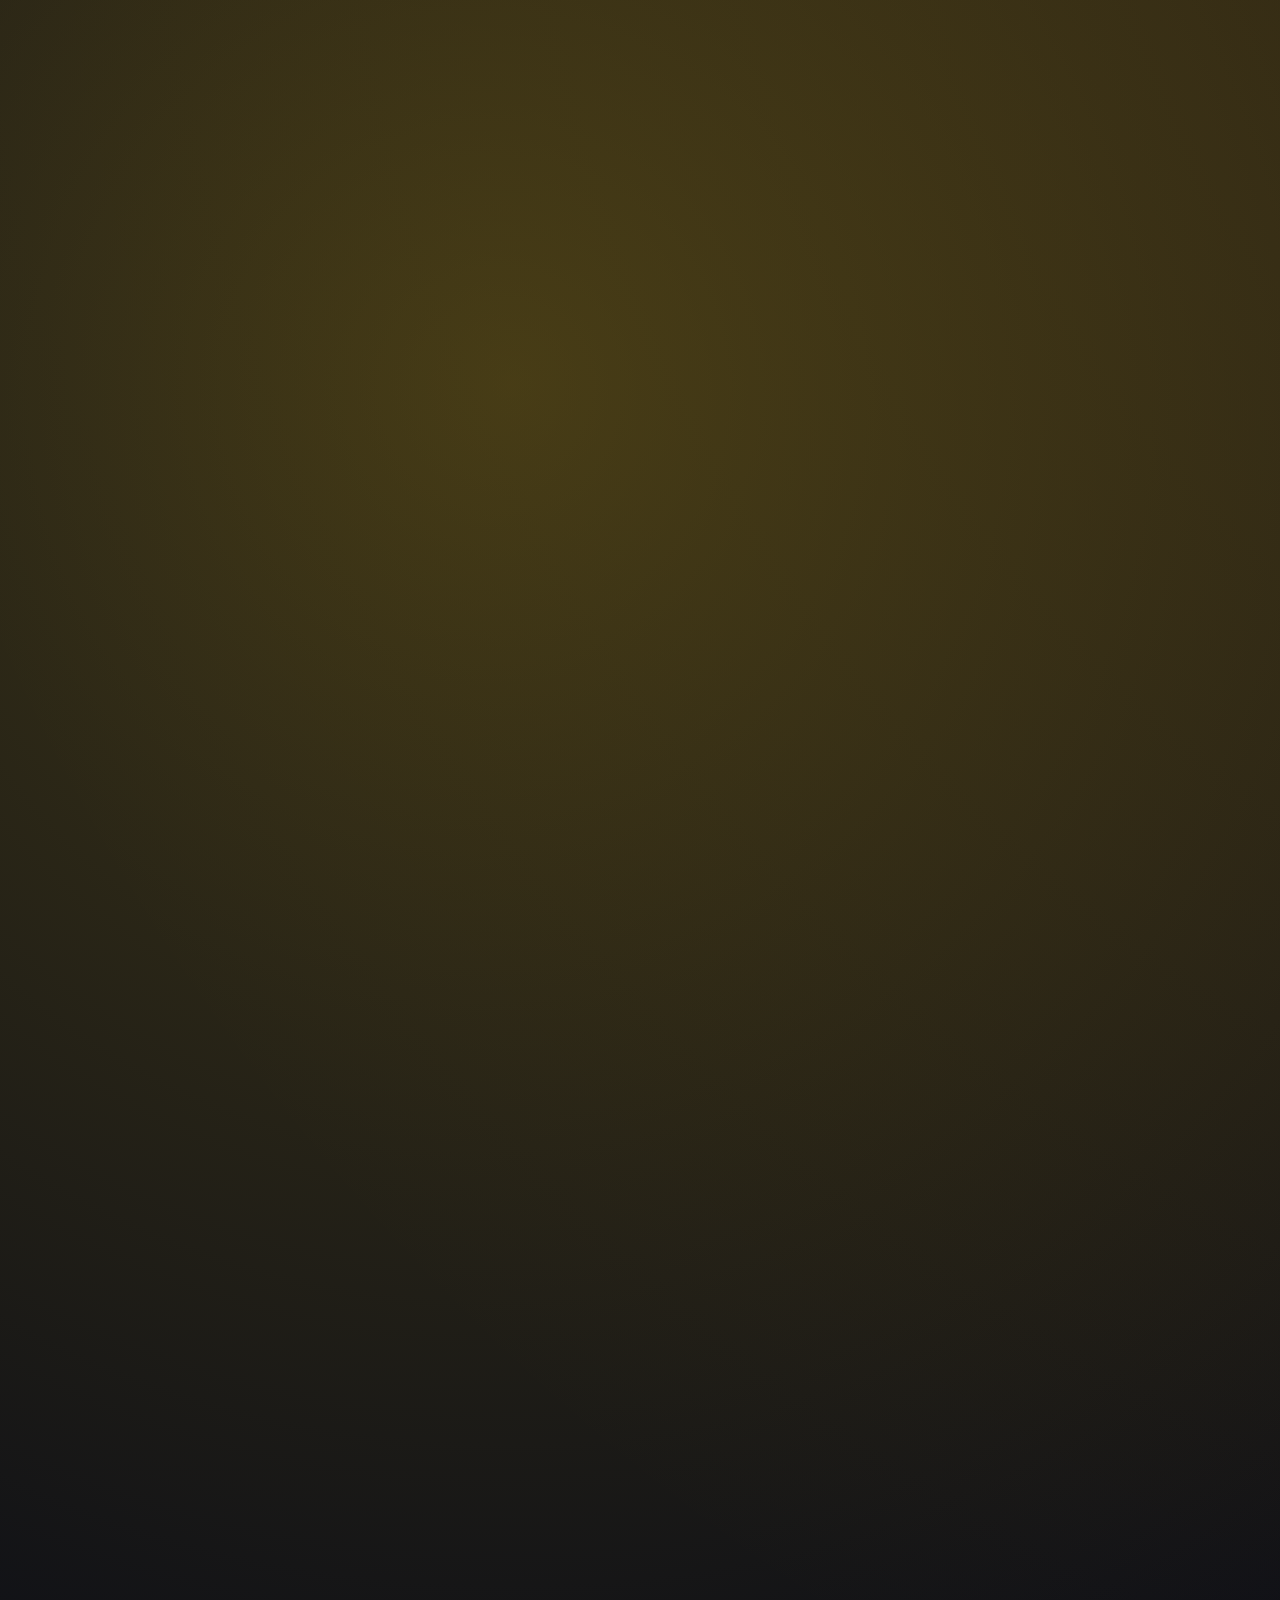
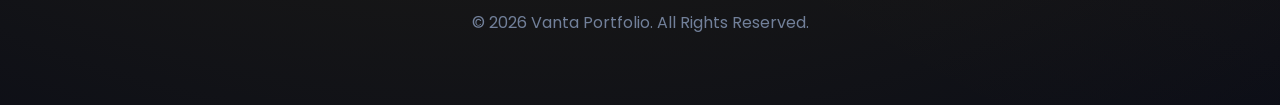
<file: luxury/index.html>
<!DOCTYPE html>
<html lang="en">
<head>
    <meta charset="UTF-8">
    <meta name="viewport" content="width=device-width, initial-scale=1.0">

    <title>Personal Portfolio Template- Luxury</title>

    <meta name="description" content="Modern Glassmorphism Portfolio Template for Developers, Designers and Freelancers">
    <meta name="keywords" content="portfolio, personal portfolio, developer, designer, freelancer, html template">
    <meta name="author" content="Vanta">

    <link rel="icon" href="assets/favicon.ico">
    <link rel="icon" type="image/png" sizes="32x32" href="assets/favicon.png">

    <link rel="stylesheet" href="css/style.css">

    <!-- Font Awesome -->
    <link rel="stylesheet"
          href="https://cdnjs.cloudflare.com/ajax/libs/font-awesome/6.5.1/css/all.min.css">
</head>

<body>

<div class="dashboard">

    <!--Navbar-->

    <nav class="navbar">

    <div class="logo">
        Vanta
    </div>

    <ul class="nav-links">

        <li><a href="#home">Home</a></li>
        <li><a href="#about">About</a></li>
        <li><a href="#skills">Skills</a></li>
        <li><a href="#portfolio">Portfolio</a></li>
        <li><a href="#contact">Contact</a></li>

    </ul>

    <div class="hamburger">
        <span></span>
        <span></span>
        <span></span>
    </div>

</nav>

    <!-- Main Content -->

    <main class="content">

        <!-- Hero -->

       <section id="home" class="hero hero-card">


            <div class="profile-image">
                <img src="assets/profile.jpg" alt="Profile">
            </div>

            <h1>
                Hi, I'm <span>Vanta</span>
            </h1>

            <h2>
                UI / UX Designer
            </h2>

            <p>
                I create beautiful digital experiences with modern
                technologies and clean user-focused design.
            </p>

            <div class="buttons">

                <a href="#portfolio" class="btn primary">
                    View My Work
                </a>

                <a href="assets/cv.pdf"
                   class="btn secondary"
                   download>
                    Download CV
                </a>

            </div>

        </section>

        <!-- About -->

        <section id="about" class="card reveal">

            <h2>About Me</h2>

            <div class="about-grid">

                <div class="about-text">

                    <p>
                        Passionate designer and front-end developer focused
                        on creating beautiful user experiences.
                    </p>

                    <p>
                        Specialized in responsive websites, dashboards,
                        landing pages and modern UI systems.
                    </p>

                </div>

                <div class="about-stats">

                    <div class="stat-box">

    <h3 class="counter" data-target="80">0</h3>

    <span>Projects</span>

</div>

<div class="stat-box">

    <h3 class="counter" data-target="40">0</h3>

    <span>Clients</span>

</div>

<div class="stat-box">

    <h3 class="counter" data-target="5">0</h3>

    <span>Years Experience</span>

</div>
                </div>

            </div>

        </section>

        <!-- Skills + Portfolio -->

        <section class="grid-2 reveal">

            <div id="skills" class="card skills ">

                <h2>Skills</h2>

                <div class="skill">
                    <span>HTML</span>
                    <div class="progress">
                        <div class="progress-fill html"></div>
                    </div>
                </div>

                <div class="skill">
                    <span>CSS</span>
                    <div class="progress">
                        <div class="progress-fill css"></div>
                    </div>
                </div>

                <div class="skill">
                    <span>JavaScript</span>
                    <div class="progress">
                        <div class="progress-fill js"></div>
                    </div>
                </div>

                <div class="skill">
                    <span>React</span>
                    <div class="progress">
                        <div class="progress-fill react"></div>
                    </div>
                </div>

            </div>

           <div id="portfolio" class="card portfolio">

    <div class="section-header reveal">
        <h2>Portfolio</h2>
    </div>


        <div class="portfolio-slider">

        <div class="project-card">

    <img src="images/project1.jpg" alt="">

    <div class="project-overlay">

        <h4>Luxury Watch Store</h4>

        <p>HTML • CSS • JavaScript</p>

        <a href="#">View Project</a>

    </div>

</div>
        <div class="project-card">
            <img src="images/project2.jpg" alt="">
            <div class="project-overlay">

                 <h4>AI Agency</h4>

                 <p>HTML • CSS • JavaScript</p>

                 <a href="#">View Project</a>

            </div>
        </div>

        <div class="project-card">
            <img src="images/project3.jpg" alt="">
            <div class="project-overlay">

                 <h4>Fitness Dashboard</h4>

                 <p>HTML • CSS • JavaScript</p>

                 <a href="#">View Project</a>


            </div>
        </div>

        <div class="project-card">
            <img src="images/project4.jpg" alt="">
            <div class="project-overlay">

                 <h4>Car Rental</h4>
                 
                 <p>HTML • CSS • JavaScript</p>

                 <a href="#">View Project</a>

            </div>
        </div>

        <div class="project-card">
            <img src="images/project5.jpg" alt="">
            <div class="project-overlay">

                 <h4>Crypto Platform</h4>

                 <p>HTML • CSS • JavaScript</p>

                 <a href="#">View Project</a>

            </div>
        </div>

        <div class="slider-zone left-zone"></div>
        <div class="slider-zone right-zone"></div>

        

    </div>

    

</div>

        </section>

        <!-- Education + Languages -->

        <section class="grid-2 reveal">

            <div class="card education">

                <h2>Education</h2>

                <div class="timeline-item">

                    <h3>Computer Science</h3>

                    <span>2022 - Present</span>

                    <p>
                        Focused on software engineering,
                        web technologies and UI systems.
                    </p>

                </div>

                <div class="timeline-item">

                    <h3>UI/UX Certification</h3>

                    <span>2024</span>

                    <p>
                        Modern product design and user research.
                    </p>

                </div>

            </div>

            <div class="card languages">

                <h2>Languages</h2>

                <div class="language">
                    <span>English</span>
                    <span>90%</span>
                </div>

                <div class="language">
                    <span>German</span>
                    <span>65%</span>
                </div>

                <div class="language">
                    <span>Persian</span>
                    <span>100%</span>
                </div>

            </div>

        </section>

        <!-- Experience -->

        <section class="card reveal">

            <h2>Experience</h2>

            <div class="timeline">

                <div class="timeline-item">

                    <h3>Senior UI Designer</h3>

                    <span>2024 - Present</span>

                    <p>
                        Building scalable design systems
                        and modern user interfaces.
                    </p>

                </div>

                <div class="timeline-item">

                    <h3>Freelance Web Designer</h3>

                    <span>2022 - 2024</span>

                    <p>
                        Designed websites for startups
                        and local businesses.
                    </p>

                </div>

            </div>

        </section>

        <!-- Testimonials -->

        <section class="card reveal">

            <h2>Testimonials</h2>

            <div class="testimonials">

                <div class="testimonial">
                    <p>
                        Amazing work and attention to detail.
                    </p>
                    <h4>John Smith</h4>
                </div>

                <div class="testimonial">
                    <p>
                        Delivered exactly what we needed.
                    </p>
                    <h4>Sarah Johnson</h4>
                </div>

            </div>

        </section>

        <!-- Contact -->

        <section id="contact" class="card reveal">

            <h2>Contact Me</h2>

            <form id="contact-form" class="contact-form">

    <input
        type="text"
        name="user_name"
        placeholder="Your Name"
        required
    >

    <input
        type="email"
        name="user_email"
        placeholder="Your Email"
        required
    >

    <textarea
        name="message"
        rows="6"
        placeholder="Your Message"
        required
    ></textarea>

    <button type="submit">
        Send Message
    </button>

</form>

<p id="form-status"></p>

        </section>

        <!-- Footer -->

        <footer class="footer">

            <p>
                © 2026 Vanta Portfolio.
                All Rights Reserved.
            </p>

        </footer>

    </main>

</div>
<script src="js/script.js"></script>
</body>
</html>
</file>
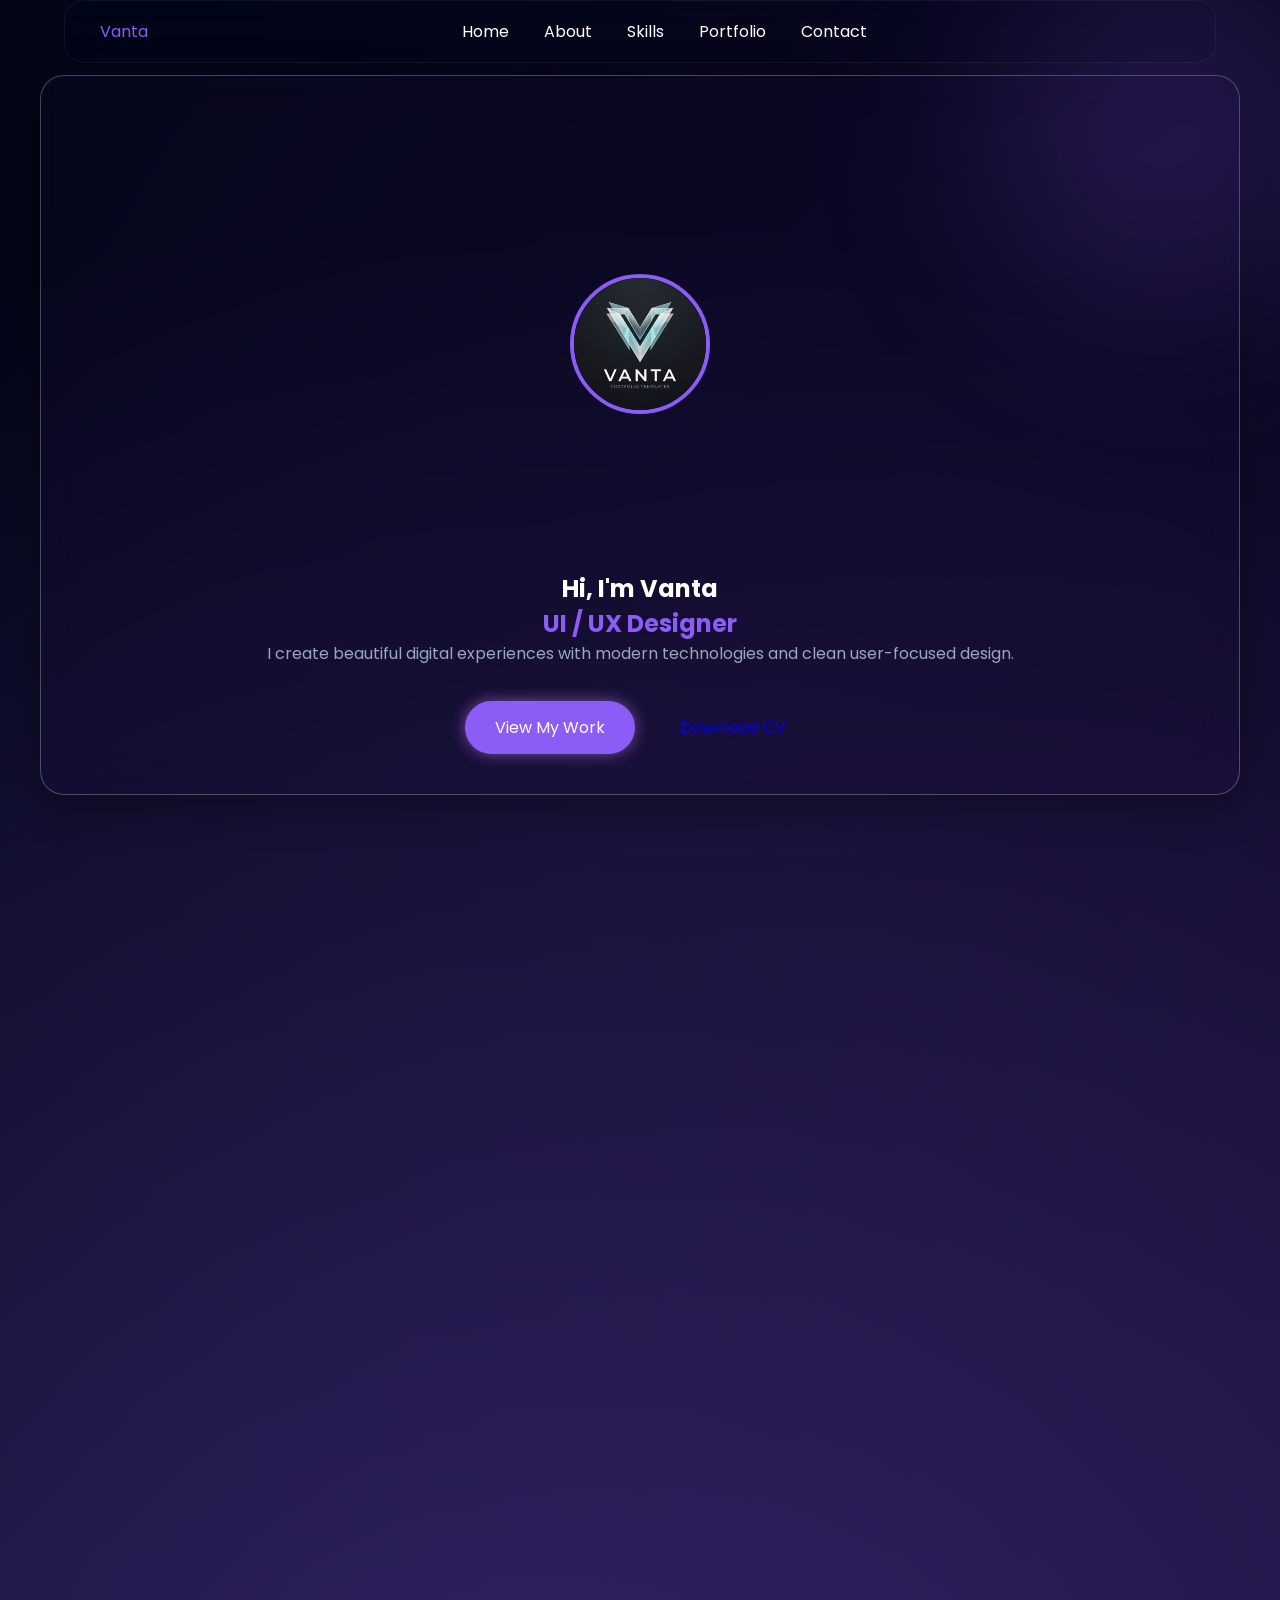
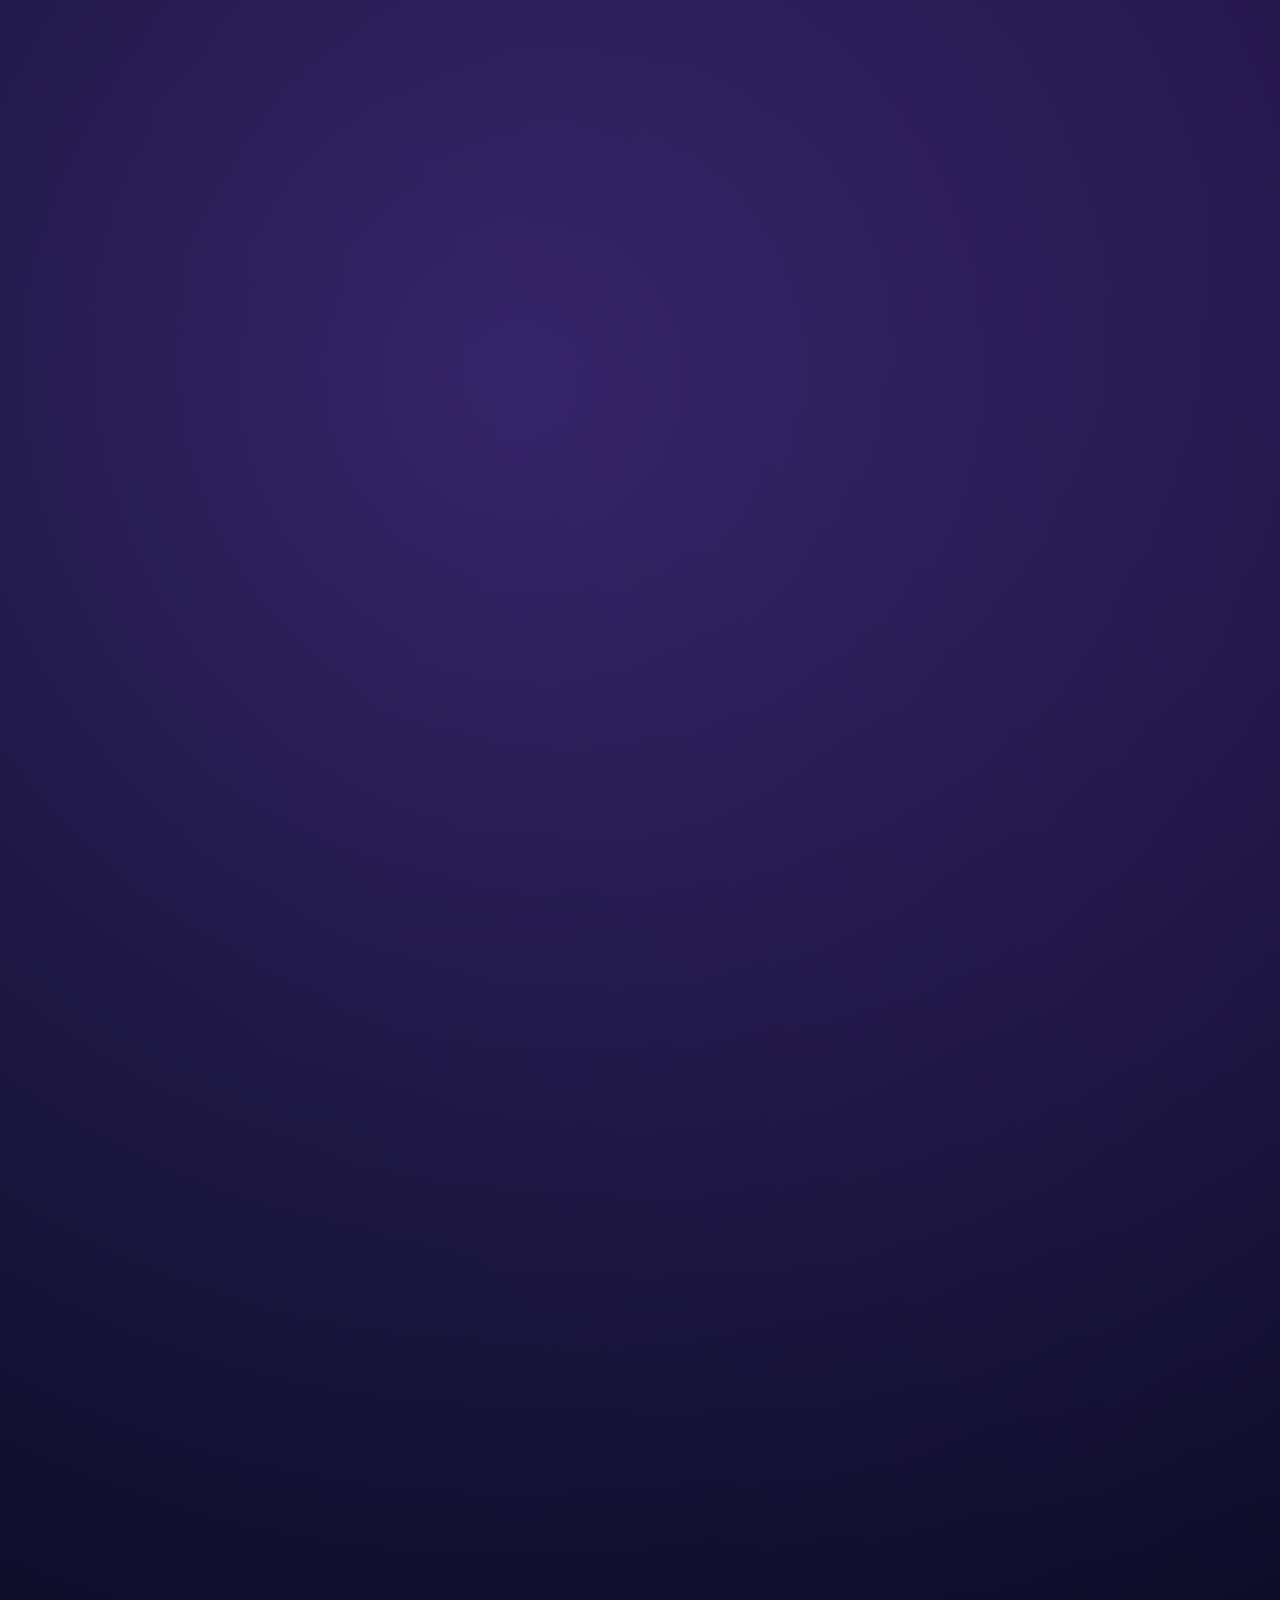
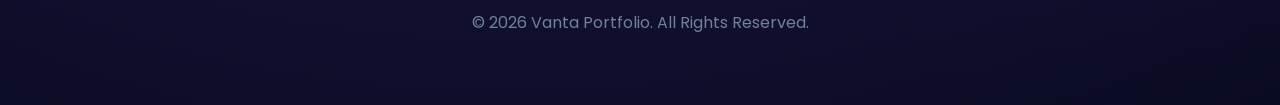
<file: purple/index.html>
<!DOCTYPE html>
<html lang="en">
<head>
    <meta charset="UTF-8">
    <meta name="viewport" content="width=device-width, initial-scale=1.0">

    <title>Personal Portfolio Template- purple-creative</title>

    <meta name="description" content="Modern Glassmorphism Portfolio Template for Developers, Designers and Freelancers">
    <meta name="keywords" content="portfolio, personal portfolio, developer, designer, freelancer, html template">
    <meta name="author" content="Vanta">

    <link rel="icon" href="assets/favicon.ico">
    <link rel="icon" type="image/png" sizes="32x32" href="assets/favicon.png">

    <link rel="stylesheet" href="css/style.css">

    <!-- Font Awesome -->
    <link rel="stylesheet"
          href="https://cdnjs.cloudflare.com/ajax/libs/font-awesome/6.5.1/css/all.min.css">
</head>

<body>

<div class="dashboard">

    <!--Navbar-->

    <nav class="navbar">

    <div class="logo">
        Vanta
    </div>

    <ul class="nav-links">

        <li><a href="#home">Home</a></li>
        <li><a href="#about">About</a></li>
        <li><a href="#skills">Skills</a></li>
        <li><a href="#portfolio">Portfolio</a></li>
        <li><a href="#contact">Contact</a></li>

    </ul>

    <div class="hamburger">
        <span></span>
        <span></span>
        <span></span>
    </div>

</nav>

    <!-- Main Content -->

    <main class="content">

        <!-- Hero -->

       <section id="home" class="hero hero-card">


            <div class="profile-image">
                <img src="assets/profile.jpg" alt="Profile">
            </div>

            <h1>
                Hi, I'm <span>Vanta</span>
            </h1>

            <h2>
                UI / UX Designer
            </h2>

            <p>
                I create beautiful digital experiences with modern
                technologies and clean user-focused design.
            </p>

            <div class="buttons">

                <a href="#portfolio" class="btn primary">
                    View My Work
                </a>

                <a href="assets/cv.pdf"
                   class="btn secondary"
                   download>
                    Download CV
                </a>

            </div>

        </section>

        <!-- About -->

        <section id="about" class="card reveal">

            <h2>About Me</h2>

            <div class="about-grid">

                <div class="about-text">

                    <p>
                        Passionate designer and front-end developer focused
                        on creating beautiful user experiences.
                    </p>

                    <p>
                        Specialized in responsive websites, dashboards,
                        landing pages and modern UI systems.
                    </p>

                </div>

                <div class="about-stats">

                    <div class="stat-box">

    <h3 class="counter" data-target="80">0</h3>

    <span>Projects</span>

</div>

<div class="stat-box">

    <h3 class="counter" data-target="40">0</h3>

    <span>Clients</span>

</div>

<div class="stat-box">

    <h3 class="counter" data-target="5">0</h3>

    <span>Years Experience</span>

</div>
                </div>

            </div>

        </section>

        <!-- Skills + Portfolio -->

        <section class="grid-2 reveal">

            <div id="skills" class="card skills ">

                <h2>Skills</h2>

                <div class="skill">
                    <span>HTML</span>
                    <div class="progress">
                        <div class="progress-fill html"></div>
                    </div>
                </div>

                <div class="skill">
                    <span>CSS</span>
                    <div class="progress">
                        <div class="progress-fill css"></div>
                    </div>
                </div>

                <div class="skill">
                    <span>JavaScript</span>
                    <div class="progress">
                        <div class="progress-fill js"></div>
                    </div>
                </div>

                <div class="skill">
                    <span>React</span>
                    <div class="progress">
                        <div class="progress-fill react"></div>
                    </div>
                </div>

            </div>

           <div id="portfolio" class="card portfolio">

    <div class="section-header reveal">
        <h2>Portfolio</h2>
    </div>


        <div class="portfolio-slider">

        <div class="project-card">

    <img src="images/project1.jpg" alt="">

    <div class="project-overlay">

        <h4>Luxury Watch Store</h4>

        <p>HTML • CSS • JavaScript</p>

        <a href="#">View Project</a>

    </div>

</div>
        <div class="project-card">
            <img src="images/project2.jpg" alt="">
            <div class="project-overlay">

                 <h4>AI Agency</h4>

                 <p>HTML • CSS • JavaScript</p>

                 <a href="#">View Project</a>

            </div>
        </div>

        <div class="project-card">
            <img src="images/project3.jpg" alt="">
            <div class="project-overlay">

                 <h4>Fitness Dashboard</h4>

                 <p>HTML • CSS • JavaScript</p>

                 <a href="#">View Project</a>


            </div>
        </div>

        <div class="project-card">
            <img src="images/project4.jpg" alt="">
            <div class="project-overlay">

                 <h4>Car Rental</h4>
                 
                 <p>HTML • CSS • JavaScript</p>

                 <a href="#">View Project</a>

            </div>
        </div>

        <div class="project-card">
            <img src="images/project5.jpg" alt="">
            <div class="project-overlay">

                 <h4>Crypto Platform</h4>

                 <p>HTML • CSS • JavaScript</p>

                 <a href="#">View Project</a>

            </div>
        </div>

        <div class="slider-zone left-zone"></div>
        <div class="slider-zone right-zone"></div>

        

    </div>

    

</div>

        </section>

        <!-- Education + Languages -->

        <section class="grid-2 reveal">

            <div class="card education">

                <h2>Education</h2>

                <div class="timeline-item">

                    <h3>Computer Science</h3>

                    <span>2022 - Present</span>

                    <p>
                        Focused on software engineering,
                        web technologies and UI systems.
                    </p>

                </div>

                <div class="timeline-item">

                    <h3>UI/UX Certification</h3>

                    <span>2024</span>

                    <p>
                        Modern product design and user research.
                    </p>

                </div>

            </div>

            <div class="card languages">

                <h2>Languages</h2>

                <div class="language">
                    <span>English</span>
                    <span>90%</span>
                </div>

                <div class="language">
                    <span>German</span>
                    <span>65%</span>
                </div>

                <div class="language">
                    <span>Persian</span>
                    <span>100%</span>
                </div>

            </div>

        </section>

        <!-- Experience -->

        <section class="card reveal">

            <h2>Experience</h2>

            <div class="timeline">

                <div class="timeline-item">

                    <h3>Senior UI Designer</h3>

                    <span>2024 - Present</span>

                    <p>
                        Building scalable design systems
                        and modern user interfaces.
                    </p>

                </div>

                <div class="timeline-item">

                    <h3>Freelance Web Designer</h3>

                    <span>2022 - 2024</span>

                    <p>
                        Designed websites for startups
                        and local businesses.
                    </p>

                </div>

            </div>

        </section>

        <!-- Testimonials -->

        <section class="card reveal">

            <h2>Testimonials</h2>

            <div class="testimonials">

                <div class="testimonial">
                    <p>
                        Amazing work and attention to detail.
                    </p>
                    <h4>John Smith</h4>
                </div>

                <div class="testimonial">
                    <p>
                        Delivered exactly what we needed.
                    </p>
                    <h4>Sarah Johnson</h4>
                </div>

            </div>

        </section>

        <!-- Contact -->

        <section id="contact" class="card reveal">

            <h2>Contact Me</h2>

            <form id="contact-form" class="contact-form">

    <input
        type="text"
        name="user_name"
        placeholder="Your Name"
        required
    >

    <input
        type="email"
        name="user_email"
        placeholder="Your Email"
        required
    >

    <textarea
        name="message"
        rows="6"
        placeholder="Your Message"
        required
    ></textarea>

    <button type="submit">
        Send Message
    </button>

</form>

<p id="form-status"></p>

        </section>

        <!-- Footer -->

        <footer class="footer">

            <p>
                © 2026 Vanta Portfolio.
                All Rights Reserved.
            </p>

        </footer>

    </main>

</div>
<script src="js/script.js"></script>
</body>
</html>
</file>
<file: style.css>
:root{

    --primary:#09D8C7;

    --bg:#0D1A2F;

    --card-bg:rgba(23,54,79,.45);

    --text:#ffffff;

    --text-muted:#9aa8bd;

    --border:rgba(255,255,255,.08);

}

*{
    margin:0;
    padding:0;
    box-sizing:border-box;
}

html{
    scroll-behavior:smooth;
}

body{

    font-family:sans-serif;

    background:
        radial-gradient(circle at 20% 30%, rgba(9,216,199,.20), transparent 35%),
        radial-gradient(circle at 80% 20%, rgba(189,9,39,.15), transparent 35%),
        var(--bg);

    color:var(--text);

    min-height:100vh;
}

.navbar{

    display:flex;

    justify-content:space-between;

    align-items:center;

    padding:25px 8%;
}

.logo{

    font-size:1.3rem;

    font-weight:700;

    letter-spacing:2px;
}

.nav-btn{

    text-decoration:none;

    color:white;

    border:1px solid var(--primary);

    padding:12px 24px;

    border-radius:999px;
}

.hero{

    padding:80px 8%;
}

.hero-content{

    max-width:850px;

    margin:auto;

    text-align:center;
}

.badge{

    display:inline-block;

    padding:10px 18px;

    border-radius:999px;

    background:rgba(9,216,199,.15);

    border:1px solid rgba(9,216,199,.3);

    margin-bottom:25px;
}

.hero h1{

    font-size:4rem;

    line-height:1.1;

    margin-bottom:20px;
}

.hero p{

    color:var(--text-muted);

    max-width:700px;

    margin:auto;

    line-height:1.8;
}

.hero-buttons{

    display:flex;

    justify-content:center;

    gap:15px;

    margin-top:35px;
}

.btn{

    text-decoration:none;

    padding:14px 28px;

    border-radius:999px;

    transition:.3s;
}

.primary{

    background:var(--primary);

    color:#000;
}

.secondary{

    border:1px solid var(--border);

    color:white;
}

.btn:hover{

    transform:translateY(-4px);
}

.features{

    display:grid;

    grid-template-columns:repeat(auto-fit,minmax(220px,1fr));

    gap:20px;

    padding:0 8% 100px;
}

.feature{

    padding:22px;

    text-align:center;

    border-radius:20px;

    background:var(--card-bg);

    border:1px solid var(--border);

    backdrop-filter:blur(15px);
}

.demos{

    padding:0 8% 120px;
}

.demos h2{

    text-align:center;

    font-size:2.5rem;

    margin-bottom:50px;
}

.demo-grid{

    display:grid;

    grid-template-columns:repeat(auto-fit,minmax(320px,1fr));

    gap:30px;
}

.demo-card{

    overflow:hidden;

    border-radius:24px;

    background:var(--card-bg);

    border:1px solid var(--border);

    backdrop-filter:blur(15px);

    transition:.35s;
}

.demo-card:hover{

    transform:translateY(-10px);
}

.demo-card img{

    width:100%;

    height:260px;

    object-fit:cover;

    display:block;
}

.demo-content{

    padding:25px;
}

.demo-content h3{

    margin-bottom:15px;
}

.demo-content a{

    text-decoration:none;

    color:var(--primary);

    font-weight:600;
}

footer{

    padding:50px 20px;

    text-align:center;

    border-top:1px solid var(--border);
}

footer p{

    color:var(--text-muted);

    margin:12px 0;
}

/* =========================
   TABLET
========================= */

@media (max-width:1024px){

    .navbar{
        padding:20px 5%;
    }

    .hero{
        padding:60px 5%;
    }

    .features{
        padding:0 5% 80px;
    }

    .demos{
        padding:0 5% 100px;
    }

    .hero h1{
        font-size:3.2rem;
    }

}

/* =========================
   MOBILE
========================= */

@media (max-width:768px){

    .navbar{

        padding:18px 20px;

        flex-direction:column;

        gap:15px;
    }

    .hero{

        padding:50px 20px;
    }

    .hero h1{

        font-size:2.4rem;

        line-height:1.2;
    }

    .hero p{

        font-size:.95rem;

        line-height:1.7;
    }

    .hero-buttons{

        flex-direction:column;

        width:100%;
    }

    .btn{

        width:100%;

        text-align:center;
    }

    .features{

        padding:0 20px 70px;

        grid-template-columns:1fr;
    }

    .demos{

        padding:0 20px 80px;
    }

    .demos h2{

        font-size:2rem;
    }

    .demo-grid{

        grid-template-columns:1fr;
    }

    .demo-card img{

        height:220px;
    }

}

/* =========================
   SMALL PHONES
========================= */

@media (max-width:480px){

    .hero{

        padding:40px 15px;
    }

    .navbar{

        padding:15px;
    }

    .hero h1{

        font-size:2rem;
    }

    .hero p{

        font-size:.9rem;
    }

    .badge{

        font-size:.8rem;

        padding:8px 14px;
    }

    .logo{

        font-size:1rem;
    }

    .nav-btn{

        padding:10px 18px;

        font-size:.9rem;
    }

    .demo-card img{

        height:180px;
    }

    .demo-content{

        padding:18px;
    }

    .feature{

        padding:18px;
    }

}
</file>
<file: blue/css/style.css>
@import url('https://fonts.googleapis.com/css2?family=Poppins:wght@300;400;500;600;700&display=swap');

:root{

    --primary:#0066ff;
    --primary-light:#00bfff;
    --primary-dark:#004ecc;

    --bg:#020617;

    --bg-glow-1:rgba(0,191,255,.35);
    --bg-glow-2:rgba(0,80,255,.25);
    --bg-glow-3:rgba(0,191,255,.15);

    --text:#ffffff;
    --text-muted:#9aa8bd;

    --card-bg:rgba(12,20,40,.45);

    --input-bg:rgba(17,29,52,.29);

    --glass-bg:rgba(10,24,54,.15);

    --glass-border:rgba(255,255,255,.12);

    --glow:rgba(0,102,255,.4);

    --accent-bg:rgba(0,191,255,.18);
    --accent-border:rgba(0,191,255,.35);
    --accent-shadow:rgba(0,191,255,.12);

    

}
*{
    margin:0;
    padding:0;
    box-sizing:border-box;
    font-family:'Poppins',sans-serif;
}

body{
    min-height:100vh;

    padding:40px;

    background:
        radial-gradient(circle at 20% 30%, var(--bg-glow-1), transparent 35%),
        radial-gradient(circle at 80% 20%, var(--bg-glow-2), transparent 40%),
        radial-gradient(circle at 50% 80%, var(--bg-glow-3), transparent 35%),
        var(--bg);

    background-size:200% 200%;

    animation:floatingGradient 18s ease-in-out infinite;
}


/* Navbar*/

.navbar{

    position:fixed;

    top:0px;
    left:50%;
    

    transform:translateX(-50%);

    width:90%;
    max-width:1300px;

    display:flex;
    justify-content:space-between;
    align-items:center;

    padding:18px 35px;

    border-radius:20px;

    background:rgba(9, 19, 37, 0.027);

    backdrop-filter:blur(15px);

    border:1px solid rgba(255,255,255,.05);

    z-index:1000;

    
}

.logo{
    color:var(--primary);
}



.nav-links{

    list-style:none;

    display:flex;

    gap:35px;
}

.nav-links a{

    text-decoration:none;

    color:#fff;

    transition:.3s;
}

.nav-links a:hover{
    color:var(--primary);
}

/* Hero Card */
.hero{
    min-height:80vh;
    margin-top:35px;

    display:flex;
    flex-direction:column;
    justify-content:center;
    align-items:center;
    text-align:center;

    position:relative;
}
.hero-card{
    background:var(--glass-bg);
    backdrop-filter: blur(20px);
    -webkit-backdrop-filter: blur(20px);

    border-radius:24px;
    padding:40px;

    border:1px solid rgba(255, 255, 255, 0.253);

    box-shadow: 0 10px 40px rgba(0,0,0,.35);

    position: relative;
    z-index: 2;
}
.hero-card:before{
    content:'';

    position:absolute;
    width:350px;
    height:350px;

    top:-120px;
    right:-100px;

    border-radius:50%;

    background:var(--accent-bg);
    filter:blur(90px);

    pointer-events:none;
}
.hero-content{
    text-align:center;
    max-width:700px;
    z-index:2;
}

/* Profile Image */
.profile-image{
    width:140px;
    height:140px;

    margin:auto;
    border-radius:50%;

    overflow:hidden;

   border:4px solid var(--primary);

    box-shadow:
   0 0 20px var(--primary)
    0 0 50px #00bfff55;
}

.profile-image img{
    width:100%;
    height:100%;
    object-fit:cover;
}

.hero-card h1{
    color:white;
}

.hero-card h2{
    color:var(--primary);
}

.hero-card p{
    color:var(--text-muted);
}

/* Buttons */
.buttons{
    margin-top:35px;
    display:flex;
    justify-content:center;
    gap:15px;
}

.btn{
    padding:14px 30px;
    border-radius:50px;
    text-decoration:none;
    transition:.3s;
}

.primary{
    background:var(--primary);
    color:white;
    box-shadow:0 0 15px #00bfff88;
}

.primary:hover{
    transform:translateY(-3px);
}

.secondary:hover{
    border-color:var(--primary);
    color:var(--primary);
}

.secondary:hover{
    border-color:var(--primary);
    color:var(--primary);
}

/* ==========================
CONTENT
========================== */

.content{
    flex:1;
    display:flex;
    flex-direction:column;
    gap:25px;
}

/* ==========================
GENERAL CARD
========================== */

.card{
    position:relative;

    background:rgba(12,20,40,.45);

    backdrop-filter:blur(20px) saturate(180%);
    -webkit-backdrop-filter:blur(20px) saturate(180%);

    border:1px solid rgba(255,255,255,.12);

    border-radius:24px;
    padding:30px;

    box-shadow:
        0 10px 35px rgba(0,0,0,.25),
        inset 0 1px 1px rgba(255,255,255,.12);

    overflow:hidden;

    transition:
        transform .35s ease,
        box-shadow .35s ease,
        border-color .35s ease;
}

.card::before{
    content:'';

    position:absolute;
    width:350px;
    height:350px;

    top:-120px;
    right:-100px;

    border-radius:50%;

    background:var(--accent-bg);

    filter:blur(90px);

    pointer-events:none;
} 

.card:hover{
    transform:translateY(-6px);

   border-color:var(--accent-border);

    box-shadow:
       0 18px 45px var(--accent-shadow)
        0 12px 35px rgba(0,0,0,.35);
}
.card h1{
    color:white;
}

.card h2{
    color:var(--primary);
}

.card p{
    color:var(--text-muted);
}
/* ==========================
GRID
========================== */

.grid-2{
    display:grid;
    grid-template-columns:1fr 1fr;
    gap:25px;
}

/* ==========================
ABOUT
========================== */

.about-grid{
    display:grid;
    grid-template-columns:2fr 1fr;
    gap:25px;
}

.about-text p{
    color:#d1ddf0;
    line-height:1.8;
    margin-bottom:15px;
}

.about-stats{
    display:flex;
    flex-direction:column;
    gap:15px;
}

.stat-box{
    background:#111d3400;
    border-radius:16px;
    padding:20px;
    text-align:center;
}

.stat-box h3{
    color:var(--primary);
}

.stat-box span{
    color:var(--text-muted);
}

/* ==========================
SKILLS
========================== */

.skill{
    margin-bottom:25px;
}

.skill span{
    color:white;
}

.progress{
    width:100%;
    height:10px;
    background:#101a2d;
    border-radius:20px;
    overflow:hidden;
    margin-top:10px;
}

.progress-fill{
    height:100%;
    background:linear-gradient(
        90deg,
        var(--primary),
        var(--primary-light)
    );
}

.html{width:95%;}
.css{width:92%;}
.js{width:85%;}
.react{width:80%;}

/* ==========================
PORTFOLIO
========================== */

.portfolio{
    position:relative;
    overflow:hidden;
}

.portfolio-slider{
    display:flex;

    gap:20px;

    overflow-x:auto;
    overflow-y:hidden;

    scroll-behavior:smooth;

    padding-bottom:10px;
}

.slider-zone{

    opacity:0;

    position:absolute;

    top:0;

    width:50px;
    height:100%;

    z-index:20;

    cursor:pointer;

    transition:
    opacity .25s ease,
    box-shadow .25s ease;
}

/* Show only on hover */

.portfolio:hover .slider-zone{
    opacity:1;
}
/* Left Glow */

.left-zone{

    left:0;

    box-shadow:
    inset 25px 0 40px rgba(0,191,255,.15);
}



.right-zone{

    right:0;

    box-shadow:
    inset -25px 0 40px rgba(0,191,255,.15);
}



.slider-zone:hover{

    box-shadow:
    inset 0 0 40px rgba(0, 191, 255, 0.15);
    opacity:1;
}


.left-zone:hover,
.right-zone:hover{

    backdrop-filter:blur(3px);

}

/* Scrollbar */

.portfolio-slider::-webkit-scrollbar{
    height:8px;
}

.portfolio-slider::-webkit-scrollbar-track{
    background:#111d3400;
    border-radius:20px;
}

.portfolio-slider::-webkit-scrollbar-thumb{
    background:var(--primary);
    border-radius:20px;
}

/* Cards */

.project-card{

    min-width:280px;

    flex-shrink:0;

    background:#111d3400;


    border-radius:18px;

    transition:.3s;

    position:relative;

    overflow:hidden;
}

.project-overlay{

    position:absolute;

    inset:0;

    display:flex;

    flex-direction:column;

    justify-content:center;
    align-items:center;

    text-align:center;

    gap:12px;

    background:rgba(2,6,23,.85);

    backdrop-filter:blur(8px);

    opacity:0;

    transition:.35s ease;
}

.project-card:hover .project-overlay{

    opacity:1;
}

.project-overlay h3,
.project-overlay p,
.project-overlay a{

    transform:translateY(20px);

    opacity:0;

    transition:.35s ease;
}

.project-card:hover .project-overlay h3,
.project-card:hover .project-overlay p,
.project-card:hover .project-overlay a{

    transform:translateY(0);

    opacity:1;
}

.project-overlay a{

    padding:10px 20px;

    border-radius:50px;

    text-decoration:none;

    background:var(--primary);

    color:white;

    box-shadow:
        0 0 15px rgba(0,102,255,.4);
}

.project-card img{

    width:100%;

    height:180px;

    object-fit:cover;


}

.project-card img{

    transition:.5s ease;
}

.project-card:hover img{

    transform:scale(1.08);
}

.project-card h4{

    padding:15px;

    color:white;
}



/* ==========================
TIMELINE
========================== */

.timeline{
    display:flex;
    flex-direction:column;
    gap:20px;
}

.timeline-item{
    background:#111d3400;
    padding:20px;
    border-radius:16px;
}

.timeline-item h3{
    color:white;
}

.timeline-item span{
    color:var(--primary);
    font-size:14px;
}

.timeline-item p{
    color:var(--text-muted);
    margin-top:10px;
}

/* ==========================
LANGUAGES
========================== */

.language{
    display:flex;
    justify-content:space-between;
    align-items:center;

    padding:15px;

    margin-bottom:12px;

    background:#080d1600;

    border: #9aa8bd;

    border-radius:14px;

    color:white;
}

/* ==========================
TESTIMONIALS
========================== */

.testimonials{
    display:grid;
    grid-template-columns:1fr 1fr;
    gap:20px;
}

.testimonial{
    background:#b2c7ee09;
    padding:25px;
    border-radius:18px;
}

.testimonial p{
    color:var(--text-muted);
}

.testimonial h4{
    color:var(--primary);
    margin-top:15px;
}

/* ==========================
CONTACT
========================== */

.contact-form{
    display:flex;
    flex-direction:column;
    gap:15px;
}

.contact-form input,
.contact-form textarea{

    background:#111d3449;

    border:none;

    border-radius:14px;

    padding:15px;

    color:white;

    outline:none;
}

#form-status{

    margin-top:15px;

    text-align:center;

    color:#00bfff;

    font-size:14px;
}

.contact-form button{

    background:var(--primary);

    color:white;

    border:none;

    padding:15px;

    border-radius:14px;

    cursor:pointer;

    transition:.3s;
}

.contact-form button:hover{
    transform:translateY(-2px);
}

/* ==========================
FOOTER
========================== */

.footer{
    text-align:center;
    padding:30px 0;
}

.footer p{
    color:#72809a;
}


/* Smooth Scroll */

html{
    scroll-behavior:smooth;
}

section{
    scroll-margin-top:100px;
}

/* ==========================
RESPONSIVE
========================== */

@media(max-width:992px){


    .nav-links{

    position:fixed;

    top:0;
    right:-100%;

    width:280px;
    height:100vh;

    flex-direction:column;

    justify-content:center;
    align-items:center;

    background:var(--bg);

    transition:.4s ease;

}



.nav-links.active{
    right:0;
}


    .grid-2{
        grid-template-columns:1fr;
    }

    .about-grid{
        grid-template-columns:1fr;
    }

    .portfolio-grid{
        grid-template-columns:1fr;
    }

    .testimonials{
        grid-template-columns:1fr;
    }

    .hamburger{
    display:flex;
    flex-direction:column;
    gap:6px;
    cursor:pointer;
    z-index:1001;
}

.hamburger span{
    width:28px;
    height:3px;
    background:white;
    border-radius:20px;
    transition:.3s;
}


.hamburger.active span:nth-child(1){
    transform:rotate(45deg) translateY(13px);
}

.hamburger.active span:nth-child(2){
    opacity:0;
}

.hamburger.active span:nth-child(3){
    transform:rotate(-45deg) translateY(-13px);
}


}

@keyframes floatingGradient{

    0%{
        background-position:0% 0%;
    }

    50%{
        background-position:100% 100%;
    }

    100%{
        background-position:0% 0%;
    }



}

.reveal{

    opacity:0;

    transform:translateY(40px);

    transition:
        opacity .8s ease,
        transform .8s ease;
}

.reveal.active{

    opacity:1;

    transform:translateY(0);
}
</file>
<file: crimson/css/style.css>
@import url('https://fonts.googleapis.com/css2?family=Poppins:wght@300;400;500;600;700&display=swap');

:root{

    --primary:#ef4444;
    --primary-light:#f87171;
    --primary-dark:#b91c1c;

    --bg:#020617;

    --bg-glow-1:rgba(239,68,68,.35);
    --bg-glow-2:rgba(127,29,29,.25);
    --bg-glow-3:rgba(239,68,68,.15);

    --text:#ffffff;
    --text-muted:#9aa8bd;

    --card-bg:rgba(20,10,10,.45);

    --input-bg:rgba(60,20,20,.29);

    --glass-bg:rgba(40,10,10,.15);

    --glass-border:rgba(255,255,255,.12);

    --glow:rgba(239,68,68,.4);

    --accent-bg:rgba(239,68,68,.18);
    --accent-border:rgba(239,68,68,.35);
    --accent-shadow:rgba(239,68,68,.12);
}
*{
    margin:0;
    padding:0;
    box-sizing:border-box;
    font-family:'Poppins',sans-serif;
}

body{
    min-height:100vh;

    padding:40px;

    background:
        radial-gradient(circle at 20% 30%, var(--bg-glow-1), transparent 35%),
        radial-gradient(circle at 80% 20%, var(--bg-glow-2), transparent 40%),
        radial-gradient(circle at 50% 80%, var(--bg-glow-3), transparent 35%),
        var(--bg);

    background-size:200% 200%;

    animation:floatingGradient 18s ease-in-out infinite;
}


/* Navbar*/

.navbar{

    position:fixed;

    top:0px;
    left:50%;
    

    transform:translateX(-50%);

    width:90%;
    max-width:1300px;

    display:flex;
    justify-content:space-between;
    align-items:center;

    padding:18px 35px;

    border-radius:20px;

    background:rgba(9, 19, 37, 0.027);

    backdrop-filter:blur(15px);

    border:1px solid rgba(255,255,255,.05);

    z-index:1000;

    
}

.logo{
    color:var(--primary);
}



.nav-links{

    list-style:none;

    display:flex;

    gap:35px;
}

.nav-links a{

    text-decoration:none;

    color:#fff;

    transition:.3s;
}

.nav-links a:hover{
    color:var(--primary);
}

/* Hero Card */
.hero{
    min-height:80vh;
    margin-top:35px;

    display:flex;
    flex-direction:column;
    justify-content:center;
    align-items:center;
    text-align:center;

    position:relative;
}
.hero-card{
    background:var(--glass-bg);
    backdrop-filter: blur(20px);
    -webkit-backdrop-filter: blur(20px);

    border-radius:24px;
    padding:40px;

    border:1px solid rgba(255, 255, 255, 0.253);

    box-shadow: 0 10px 40px rgba(0,0,0,.35);

    position: relative;
    z-index: 2;
}
.hero-card:before{
    content:'';

    position:absolute;
    width:350px;
    height:350px;

    top:-120px;
    right:-100px;

    border-radius:50%;

    background:var(--accent-bg);
    filter:blur(90px);

    pointer-events:none;
}
.hero-content{
    text-align:center;
    max-width:700px;
    z-index:2;
}

/* Profile Image */
.profile-image{
    width:140px;
    height:140px;

    margin:auto;
    border-radius:50%;

    overflow:hidden;

   border:4px solid var(--primary);

    box-shadow:
   0 0 20px var(--primary)
    0 0 50px #00bfff55;
}

.profile-image img{
    width:100%;
    height:100%;
    object-fit:cover;
}

.hero-card h1{
    color:white;
}

.hero-card h2{
    color:var(--primary);
}

.hero-card p{
    color:var(--text-muted);
}

/* Buttons */
.buttons{
    margin-top:35px;
    display:flex;
    justify-content:center;
    gap:15px;
}

.btn{
    padding:14px 30px;
    border-radius:50px;
    text-decoration:none;
    transition:.3s;
}

.primary{
    background:var(--primary);
    color:white;
    box-shadow:0 0 15px #00bfff88;
}

.primary:hover{
    transform:translateY(-3px);
}

.secondary:hover{
    border-color:var(--primary);
    color:var(--primary);
}

.secondary:hover{
    border-color:var(--primary);
    color:var(--primary);
}

/* ==========================
CONTENT
========================== */

.content{
    flex:1;
    display:flex;
    flex-direction:column;
    gap:25px;
}

/* ==========================
GENERAL CARD
========================== */

.card{
    position:relative;

    background:rgba(12,20,40,.45);

    backdrop-filter:blur(20px) saturate(180%);
    -webkit-backdrop-filter:blur(20px) saturate(180%);

    border:1px solid rgba(255,255,255,.12);

    border-radius:24px;
    padding:30px;

    box-shadow:
        0 10px 35px rgba(0,0,0,.25),
        inset 0 1px 1px rgba(255,255,255,.12);

    overflow:hidden;

    transition:
        transform .35s ease,
        box-shadow .35s ease,
        border-color .35s ease;
}

.card::before{
    content:'';

    position:absolute;
    width:350px;
    height:350px;

    top:-120px;
    right:-100px;

    border-radius:50%;

    background:var(--accent-bg);

    filter:blur(90px);

    pointer-events:none;
} 

.card:hover{
    transform:translateY(-6px);

   border-color:var(--accent-border);

    box-shadow:
       0 18px 45px var(--accent-shadow)
        0 12px 35px rgba(0,0,0,.35);
}
.card h1{
    color:white;
}

.card h2{
    color:var(--primary);
}

.card p{
    color:var(--text-muted);
}
/* ==========================
GRID
========================== */

.grid-2{
    display:grid;
    grid-template-columns:1fr 1fr;
    gap:25px;
}

/* ==========================
ABOUT
========================== */

.about-grid{
    display:grid;
    grid-template-columns:2fr 1fr;
    gap:25px;
}

.about-text p{
    color:#d1ddf0;
    line-height:1.8;
    margin-bottom:15px;
}

.about-stats{
    display:flex;
    flex-direction:column;
    gap:15px;
}

.stat-box{
    background:#111d3400;
    border-radius:16px;
    padding:20px;
    text-align:center;
}

.stat-box h3{
    color:var(--primary);
}

.stat-box span{
    color:var(--text-muted);
}

/* ==========================
SKILLS
========================== */

.skill{
    margin-bottom:25px;
}

.skill span{
    color:white;
}

.progress{
    width:100%;
    height:10px;
    background:#101a2d;
    border-radius:20px;
    overflow:hidden;
    margin-top:10px;
}

.progress-fill{
    height:100%;
    background:linear-gradient(
        90deg,
        var(--primary),
        var(--primary-light)
    );
}

.html{width:95%;}
.css{width:92%;}
.js{width:85%;}
.react{width:80%;}

/* ==========================
PORTFOLIO
========================== */

.portfolio{
    position:relative;
    overflow:hidden;
}

.portfolio-slider{
    display:flex;

    gap:20px;

    overflow-x:auto;
    overflow-y:hidden;

    scroll-behavior:smooth;

    padding-bottom:10px;
}

.slider-zone{

    opacity:0;

    position:absolute;

    top:0;

    width:50px;
    height:100%;

    z-index:20;

    cursor:pointer;

    transition:
    opacity .25s ease,
    box-shadow .25s ease;
}

/* Show only on hover */

.portfolio:hover .slider-zone{
    opacity:1;
}
/* Left Glow */

.left-zone{

    left:0;

    box-shadow:
    inset 25px 0 40px rgba(0,191,255,.15);
}



.right-zone{

    right:0;

    box-shadow:
    inset -25px 0 40px rgba(0,191,255,.15);
}



.slider-zone:hover{

    box-shadow:
    inset 0 0 40px rgba(0, 191, 255, 0.15);
    opacity:1;
}


.left-zone:hover,
.right-zone:hover{

    backdrop-filter:blur(3px);

}

/* Scrollbar */

.portfolio-slider::-webkit-scrollbar{
    height:8px;
}

.portfolio-slider::-webkit-scrollbar-track{
    background:#111d3400;
    border-radius:20px;
}

.portfolio-slider::-webkit-scrollbar-thumb{
    background:var(--primary);
    border-radius:20px;
}

/* Cards */

.project-card{

    min-width:280px;

    flex-shrink:0;

    background:#111d3400;


    border-radius:18px;

    transition:.3s;

    position:relative;

    overflow:hidden;
}

.project-overlay{

    position:absolute;

    inset:0;

    display:flex;

    flex-direction:column;

    justify-content:center;
    align-items:center;

    text-align:center;

    gap:12px;

    background:rgba(2,6,23,.85);

    backdrop-filter:blur(8px);

    opacity:0;

    transition:.35s ease;
}

.project-card:hover .project-overlay{

    opacity:1;
}

.project-overlay h3,
.project-overlay p,
.project-overlay a{

    transform:translateY(20px);

    opacity:0;

    transition:.35s ease;
}

.project-card:hover .project-overlay h3,
.project-card:hover .project-overlay p,
.project-card:hover .project-overlay a{

    transform:translateY(0);

    opacity:1;
}

.project-overlay a{

    padding:10px 20px;

    border-radius:50px;

    text-decoration:none;

    background:var(--primary);

    color:white;

    box-shadow:
        0 0 15px rgba(0,102,255,.4);
}

.project-card img{

    width:100%;

    height:180px;

    object-fit:cover;


}

.project-card img{

    transition:.5s ease;
}

.project-card:hover img{

    transform:scale(1.08);
}

.project-card h4{

    padding:15px;

    color:white;
}



/* ==========================
TIMELINE
========================== */

.timeline{
    display:flex;
    flex-direction:column;
    gap:20px;
}

.timeline-item{
    background:#111d3400;
    padding:20px;
    border-radius:16px;
}

.timeline-item h3{
    color:white;
}

.timeline-item span{
    color:var(--primary);
    font-size:14px;
}

.timeline-item p{
    color:var(--text-muted);
    margin-top:10px;
}

/* ==========================
LANGUAGES
========================== */

.language{
    display:flex;
    justify-content:space-between;
    align-items:center;

    padding:15px;

    margin-bottom:12px;

    background:#080d1600;

    border: #9aa8bd;

    border-radius:14px;

    color:white;
}

/* ==========================
TESTIMONIALS
========================== */

.testimonials{
    display:grid;
    grid-template-columns:1fr 1fr;
    gap:20px;
}

.testimonial{
    background:#b2c7ee09;
    padding:25px;
    border-radius:18px;
}

.testimonial p{
    color:var(--text-muted);
}

.testimonial h4{
    color:var(--primary);
    margin-top:15px;
}

/* ==========================
CONTACT
========================== */

.contact-form{
    display:flex;
    flex-direction:column;
    gap:15px;
}

.contact-form input,
.contact-form textarea{

    background:#111d3449;

    border:none;

    border-radius:14px;

    padding:15px;

    color:white;

    outline:none;
}

#form-status{

    margin-top:15px;

    text-align:center;

    color:#00bfff;

    font-size:14px;
}

.contact-form button{

    background:var(--primary);

    color:white;

    border:none;

    padding:15px;

    border-radius:14px;

    cursor:pointer;

    transition:.3s;
}

.contact-form button:hover{
    transform:translateY(-2px);
}

/* ==========================
FOOTER
========================== */

.footer{
    text-align:center;
    padding:30px 0;
}

.footer p{
    color:#72809a;
}


/* Smooth Scroll */

html{
    scroll-behavior:smooth;
}

section{
    scroll-margin-top:100px;
}

/* ==========================
RESPONSIVE
========================== */

@media(max-width:992px){


    .nav-links{

    position:fixed;

    top:0;
    right:-100%;

    width:280px;
    height:100vh;

    flex-direction:column;

    justify-content:center;
    align-items:center;

    background:var(--bg);

    transition:.4s ease;

}



.nav-links.active{
    right:0;
}


    .grid-2{
        grid-template-columns:1fr;
    }

    .about-grid{
        grid-template-columns:1fr;
    }

    .portfolio-grid{
        grid-template-columns:1fr;
    }

    .testimonials{
        grid-template-columns:1fr;
    }

    .hamburger{
    display:flex;
    flex-direction:column;
    gap:6px;
    cursor:pointer;
    z-index:1001;
}

.hamburger span{
    width:28px;
    height:3px;
    background:white;
    border-radius:20px;
    transition:.3s;
}


.hamburger.active span:nth-child(1){
    transform:rotate(45deg) translateY(13px);
}

.hamburger.active span:nth-child(2){
    opacity:0;
}

.hamburger.active span:nth-child(3){
    transform:rotate(-45deg) translateY(-13px);
}


}

@keyframes floatingGradient{

    0%{
        background-position:0% 0%;
    }

    50%{
        background-position:100% 100%;
    }

    100%{
        background-position:0% 0%;
    }



}

.reveal{

    opacity:0;

    transform:translateY(40px);

    transition:
        opacity .8s ease,
        transform .8s ease;
}

.reveal.active{

    opacity:1;

    transform:translateY(0);
}
</file>
<file: green/css/style.css>
@import url('https://fonts.googleapis.com/css2?family=Poppins:wght@300;400;500;600;700&display=swap');

:root{

    --primary:#22c55e;
    --primary-light:#4ade80;
    --primary-dark:#15803d;

    --bg:#020617;

    --bg-glow-1:rgba(34,197,94,.35);
    --bg-glow-2:rgba(20,83,45,.25);
    --bg-glow-3:rgba(34,197,94,.15);

    --text:#ffffff;
    --text-muted:#9aa8bd;

    --card-bg:rgba(10,25,18,.45);

    --input-bg:rgba(20,60,40,.29);

    --glass-bg:rgba(10,40,25,.15);

    --glass-border:rgba(255,255,255,.12);

    --glow:rgba(34,197,94,.4);

    --accent-bg:rgba(34,197,94,.18);
    --accent-border:rgba(34,197,94,.35);
    --accent-shadow:rgba(34,197,94,.12);
}
*{
    margin:0;
    padding:0;
    box-sizing:border-box;
    font-family:'Poppins',sans-serif;
}

body{
    min-height:100vh;

    padding:40px;

    background:
        radial-gradient(circle at 20% 30%, var(--bg-glow-1), transparent 35%),
        radial-gradient(circle at 80% 20%, var(--bg-glow-2), transparent 40%),
        radial-gradient(circle at 50% 80%, var(--bg-glow-3), transparent 35%),
        var(--bg);

    background-size:200% 200%;

    animation:floatingGradient 18s ease-in-out infinite;
}

/* Navbar*/

.navbar{

    position:fixed;

    top:0px;
    left:50%;
    

    transform:translateX(-50%);

    width:90%;
    max-width:1300px;

    display:flex;
    justify-content:space-between;
    align-items:center;

    padding:18px 35px;

    border-radius:20px;

    background:rgba(9, 19, 37, 0.027);

    backdrop-filter:blur(15px);

    border:1px solid rgba(255,255,255,.05);

    z-index:1000;

    
}

.logo{
    color:var(--primary);
}



.nav-links{

    list-style:none;

    display:flex;

    gap:35px;
}

.nav-links a{

    text-decoration:none;

    color:#fff;

    transition:.3s;
}

.nav-links a:hover{
    color:var(--primary);
}

/* Hero Card */
.hero{
    min-height:80vh;
    margin-top:35px;

    display:flex;
    flex-direction:column;
    justify-content:center;
    align-items:center;
    text-align:center;

    position:relative;
}
.hero-card{
    background:var(--glass-bg);
    backdrop-filter: blur(20px);
    -webkit-backdrop-filter: blur(20px);

    border-radius:24px;
    padding:40px;

    border:1px solid rgba(255, 255, 255, 0.253);

    box-shadow: 0 10px 40px rgba(0,0,0,.35);

    position: relative;
    z-index: 2;
}
.hero-card:before{
    content:'';

    position:absolute;
    width:350px;
    height:350px;

    top:-120px;
    right:-100px;

    border-radius:50%;

    background:var(--accent-bg);
    filter:blur(90px);

    pointer-events:none;
}
.hero-content{
    text-align:center;
    max-width:700px;
    z-index:2;
}

/* Profile Image */
.profile-image{
    width:140px;
    height:140px;

    margin:auto;
    border-radius:50%;

    overflow:hidden;

   border:4px solid var(--primary);

    box-shadow:
   0 0 20px var(--primary)
    0 0 50px #00bfff55;
}

.profile-image img{
    width:100%;
    height:100%;
    object-fit:cover;
}

.hero-card h1{
    color:white;
}

.hero-card h2{
    color:var(--primary);
}

.hero-card p{
    color:var(--text-muted);
}

/* Buttons */
.buttons{
    margin-top:35px;
    display:flex;
    justify-content:center;
    gap:15px;
}

.btn{
    padding:14px 30px;
    border-radius:50px;
    text-decoration:none;
    transition:.3s;
}

.primary{
    background:var(--primary);
    color:white;
    box-shadow:0 0 15px var(--glow);
}

.primary:hover{
    transform:translateY(-3px);
}

.secondary:hover{
    border-color:var(--primary);
    color:var(--primary);
}

.secondary:hover{
    border-color:var(--primary);
    color:var(--primary);
}

/* ==========================
CONTENT
========================== */

.content{
    flex:1;
    display:flex;
    flex-direction:column;
    gap:25px;
}

/* ==========================
GENERAL CARD
========================== */

.card{
    position:relative;

    background:rgba(12,20,40,.45);

    backdrop-filter:blur(20px) saturate(180%);
    -webkit-backdrop-filter:blur(20px) saturate(180%);

    border:1px solid rgba(255,255,255,.12);

    border-radius:24px;
    padding:30px;

    box-shadow:
        0 10px 35px rgba(0,0,0,.25),
        inset 0 1px 1px rgba(255,255,255,.12);

    overflow:hidden;

    transition:
        transform .35s ease,
        box-shadow .35s ease,
        border-color .35s ease;
}

.card::before{
    content:'';

    position:absolute;
    width:350px;
    height:350px;

    top:-120px;
    right:-100px;

    border-radius:50%;

    background:var(--accent-bg);

    filter:blur(90px);

    pointer-events:none;
} 

.card:hover{
    transform:translateY(-6px);

   border-color:var(--accent-border);

    box-shadow:
       0 18px 45px var(--accent-shadow)
        0 12px 35px rgba(0,0,0,.35);
}
.card h1{
    color:white;
}

.card h2{
    color:var(--primary);
}

.card p{
    color:var(--text-muted);
}
/* ==========================
GRID
========================== */

.grid-2{
    display:grid;
    grid-template-columns:1fr 1fr;
    gap:25px;
}

/* ==========================
ABOUT
========================== */

.about-grid{
    display:grid;
    grid-template-columns:2fr 1fr;
    gap:25px;
}

.about-text p{
    color:#d1ddf0;
    line-height:1.8;
    margin-bottom:15px;
}

.about-stats{
    display:flex;
    flex-direction:column;
    gap:15px;
}

.stat-box{
    background:#111d3400;
    border-radius:16px;
    padding:20px;
    text-align:center;
}

.stat-box h3{
    color:var(--primary);
}

.stat-box span{
    color:var(--text-muted);
}

/* ==========================
SKILLS
========================== */

.skill{
    margin-bottom:25px;
}

.skill span{
    color:white;
}

.progress{
    width:100%;
    height:10px;
    background:#101a2d;
    border-radius:20px;
    overflow:hidden;
    margin-top:10px;
}

.progress-fill{
    height:100%;
    background:linear-gradient(
        90deg,
        var(--primary),
        var(--primary-light)
    );
}

.html{width:95%;}
.css{width:92%;}
.js{width:85%;}
.react{width:80%;}

/* ==========================
PORTFOLIO
========================== */

.portfolio{
    position:relative;
    overflow:hidden;
}

.portfolio-slider{
    display:flex;

    gap:20px;

    overflow-x:auto;
    overflow-y:hidden;

    scroll-behavior:smooth;

    padding-bottom:10px;
}

.slider-zone{

    opacity:0;

    position:absolute;

    top:0;

    width:50px;
    height:100%;

    z-index:20;

    cursor:pointer;

    transition:
    opacity .25s ease,
    box-shadow .25s ease;
}

/* Show only on hover */

.portfolio:hover .slider-zone{
    opacity:1;
}
/* Left Glow */

.left-zone{

    left:0;

    box-shadow:
    inset 25px 0 40px rgba(0,191,255,.15);
}



.right-zone{

    right:0;

    box-shadow:
    inset -25px 0 40px rgba(0,191,255,.15);
}



.slider-zone:hover{

    box-shadow:
    inset 0 0 40px rgba(0, 191, 255, 0.15);
    opacity:1;
}


.left-zone:hover,
.right-zone:hover{

    backdrop-filter:blur(3px);

}

/* Scrollbar */

.portfolio-slider::-webkit-scrollbar{
    height:8px;
}

.portfolio-slider::-webkit-scrollbar-track{
    background:#111d3400;
    border-radius:20px;
}

.portfolio-slider::-webkit-scrollbar-thumb{
    background:var(--primary);
    border-radius:20px;
}

/* Cards */

.project-card{

    min-width:280px;

    flex-shrink:0;

    background:#111d3400;


    border-radius:18px;

    transition:.3s;

    position:relative;

    overflow:hidden;
}

.project-overlay{

    position:absolute;

    inset:0;

    display:flex;

    flex-direction:column;

    justify-content:center;
    align-items:center;

    text-align:center;

    gap:12px;

    background:rgba(2,6,23,.85);

    backdrop-filter:blur(8px);

    opacity:0;

    transition:.35s ease;
}

.project-card:hover .project-overlay{

    opacity:1;
}

.project-overlay h3,
.project-overlay p,
.project-overlay a{

    transform:translateY(20px);

    opacity:0;

    transition:.35s ease;
}

.project-card:hover .project-overlay h3,
.project-card:hover .project-overlay p,
.project-card:hover .project-overlay a{

    transform:translateY(0);

    opacity:1;
}

.project-overlay a{

    padding:10px 20px;

    border-radius:50px;

    text-decoration:none;

    background:var(--primary);

    color:white;

    box-shadow:
        0 0 15px rgba(0,102,255,.4);
}

.project-card img{

    width:100%;

    height:180px;

    object-fit:cover;


}

.project-card img{

    transition:.5s ease;
}

.project-card:hover img{

    transform:scale(1.08);
}

.project-card h4{

    padding:15px;

    color:white;
}



/* ==========================
TIMELINE
========================== */

.timeline{
    display:flex;
    flex-direction:column;
    gap:20px;
}

.timeline-item{
    background:#111d3400;
    padding:20px;
    border-radius:16px;
}

.timeline-item h3{
    color:white;
}

.timeline-item span{
    color:var(--primary);
    font-size:14px;
}

.timeline-item p{
    color:var(--text-muted);
    margin-top:10px;
}

/* ==========================
LANGUAGES
========================== */

.language{
    display:flex;
    justify-content:space-between;
    align-items:center;

    padding:15px;

    margin-bottom:12px;

    background:#080d1600;

    border: #9aa8bd;

    border-radius:14px;

    color:white;
}

/* ==========================
TESTIMONIALS
========================== */

.testimonials{
    display:grid;
    grid-template-columns:1fr 1fr;
    gap:20px;
}

.testimonial{
    background:#b2c7ee09;
    padding:25px;
    border-radius:18px;
}

.testimonial p{
    color:var(--text-muted);
}

.testimonial h4{
    color:var(--primary);
    margin-top:15px;
}

/* ==========================
CONTACT
========================== */

.contact-form{
    display:flex;
    flex-direction:column;
    gap:15px;
}

.contact-form input,
.contact-form textarea{

    background:#111d3449;

    border:none;

    border-radius:14px;

    padding:15px;

    color:white;

    outline:none;
}

#form-status{

    margin-top:15px;

    text-align:center;

    color:#00bfff;

    font-size:14px;
}

.contact-form button{

    background:var(--primary);

    color:white;

    border:none;

    padding:15px;

    border-radius:14px;

    cursor:pointer;

    transition:.3s;
}

.contact-form button:hover{
    transform:translateY(-2px);
}

/* ==========================
FOOTER
========================== */

.footer{
    text-align:center;
    padding:30px 0;
}

.footer p{
    color:#72809a;
}


/* Smooth Scroll */

html{
    scroll-behavior:smooth;
}

section{
    scroll-margin-top:100px;
}

/* ==========================
RESPONSIVE
========================== */

@media(max-width:992px){


    .nav-links{

    position:fixed;

    top:0;
    right:-100%;

    width:280px;
    height:100vh;

    flex-direction:column;

    justify-content:center;
    align-items:center;

    background:var(--bg);

    transition:.4s ease;

}



.nav-links.active{
    right:0;
}


    .grid-2{
        grid-template-columns:1fr;
    }

    .about-grid{
        grid-template-columns:1fr;
    }

    .portfolio-grid{
        grid-template-columns:1fr;
    }

    .testimonials{
        grid-template-columns:1fr;
    }

    .hamburger{
    display:flex;
    flex-direction:column;
    gap:6px;
    cursor:pointer;
    z-index:1001;
}

.hamburger span{
    width:28px;
    height:3px;
    background:white;
    border-radius:20px;
    transition:.3s;
}


.hamburger.active span:nth-child(1){
    transform:rotate(45deg) translateY(13px);
}

.hamburger.active span:nth-child(2){
    opacity:0;
}

.hamburger.active span:nth-child(3){
    transform:rotate(-45deg) translateY(-13px);
}


}

@keyframes floatingGradient{

    0%{
        background-position:0% 0%;
    }

    50%{
        background-position:100% 100%;
    }

    100%{
        background-position:0% 0%;
    }



}

.reveal{

    opacity:0;

    transform:translateY(40px);

    transition:
        opacity .8s ease,
        transform .8s ease;
}

.reveal.active{

    opacity:1;

    transform:translateY(0);
}
</file>
<file: luxury/css/style.css>
@import url('https://fonts.googleapis.com/css2?family=Poppins:wght@300;400;500;600;700&display=swap');

:root{

    --primary:#facc15; /* Gold */
    --primary-light:#fde047;
    --primary-dark:#ca8a04;

    --bg:#020617;

    --bg-glow-1:rgba(250,204,21,.25);
    --bg-glow-2:rgba(202,138,4,.18);
    --bg-glow-3:rgba(250,204,21,.12);

    --text:#ffffff;
    --text-muted:#a1a1aa;

    --card-bg:rgba(15,15,15,.55);

    --input-bg:rgba(40,40,40,.35);

    --glass-bg:rgba(25,25,25,.45);

    --glass-border:rgba(250,204,21,.25);

    --glow:rgba(250,204,21,.35);

    --accent-bg:rgba(250,204,21,.18);
    --accent-border:rgba(250,204,21,.35);
    --accent-shadow:rgba(250,204,21,.12);
}
*{
    margin:0;
    padding:0;
    box-sizing:border-box;
    font-family:'Poppins',sans-serif;
}

body{
    min-height:100vh;

    padding:40px;

    background:
        radial-gradient(circle at 20% 30%, var(--bg-glow-1), transparent 35%),
        radial-gradient(circle at 80% 20%, var(--bg-glow-2), transparent 40%),
        radial-gradient(circle at 50% 80%, var(--bg-glow-3), transparent 35%),
        var(--bg);

    background-size:200% 200%;

    animation:floatingGradient 18s ease-in-out infinite;
}

/* Navbar*/

.navbar{

    position:fixed;

    top:0px;
    left:50%;
    

    transform:translateX(-50%);

    width:90%;
    max-width:1300px;

    display:flex;
    justify-content:space-between;
    align-items:center;

    padding:18px 35px;

    border-radius:20px;

    background:rgba(9, 19, 37, 0.027);

    backdrop-filter:blur(15px);

    border:1px solid rgba(255,255,255,.05);

    z-index:1000;

    
}

.logo{
    color:var(--primary);
}



.nav-links{

    list-style:none;

    display:flex;

    gap:35px;
}

.nav-links a{

    text-decoration:none;

    color:#fff;

    transition:.3s;
}

.nav-links a:hover{
    color:var(--primary);
}

/* Hero Card */
.hero{
    min-height:80vh;
    margin-top:35px;

    display:flex;
    flex-direction:column;
    justify-content:center;
    align-items:center;
    text-align:center;

    position:relative;
}
.hero-card{
    background:var(--glass-bg);
    backdrop-filter: blur(20px);
    -webkit-backdrop-filter: blur(20px);

    border-radius:24px;
    padding:40px;

    border:1px solid rgba(255, 255, 255, 0.253);

    box-shadow: 0 10px 40px rgba(0,0,0,.35);

    position: relative;
    z-index: 2;
}
.hero-card:before{
    content:'';

    position:absolute;
    width:350px;
    height:350px;

    top:-120px;
    right:-100px;

    border-radius:50%;

    background:var(--accent-bg);
    filter:blur(90px);

    pointer-events:none;
}
.hero-content{
    text-align:center;
    max-width:700px;
    z-index:2;
}

/* Profile Image */
.profile-image{
    width:140px;
    height:140px;

    margin:auto;
    border-radius:50%;

    overflow:hidden;

   border:4px solid var(--primary);

    box-shadow:
   0 0 20px var(--primary)
    0 0 50px #00bfff55;
}

.profile-image img{
    width:100%;
    height:100%;
    object-fit:cover;
}

.hero-card h1{
    color:white;
}

.hero-card h2{
    color:var(--primary);
}

.hero-card p{
    color:var(--text-muted);
}

/* Buttons */
.buttons{
    margin-top:35px;
    display:flex;
    justify-content:center;
    gap:15px;
}

.btn{
    padding:14px 30px;
    border-radius:50px;
    text-decoration:none;
    transition:.3s;
}

.primary{
    background:var(--primary);
    color:white;
    box-shadow:0 0 15px var(--glow);
}

.primary:hover{
    transform:translateY(-3px);
}

.secondary:hover{
    border-color:var(--primary);
    color:var(--primary);
}

.secondary:hover{
    border-color:var(--primary);
    color:var(--primary);
}

/* ==========================
CONTENT
========================== */

.content{
    flex:1;
    display:flex;
    flex-direction:column;
    gap:25px;
}

/* ==========================
GENERAL CARD
========================== */

.card{
    position:relative;

    background:rgba(12,20,40,.45);

    backdrop-filter:blur(20px) saturate(180%);
    -webkit-backdrop-filter:blur(20px) saturate(180%);

    border:1px solid rgba(255,255,255,.12);

    border-radius:24px;
    padding:30px;

    box-shadow:
        0 10px 35px rgba(0,0,0,.25),
        inset 0 1px 1px rgba(255,255,255,.12);

    overflow:hidden;

    transition:
        transform .35s ease,
        box-shadow .35s ease,
        border-color .35s ease;
}

.card::before{
    content:'';

    position:absolute;
    width:350px;
    height:350px;

    top:-120px;
    right:-100px;

    border-radius:50%;

    background:var(--accent-bg);

    filter:blur(90px);

    pointer-events:none;
} 

.card:hover{
    transform:translateY(-6px);

   border-color:var(--accent-border);

    box-shadow:
       0 18px 45px var(--accent-shadow)
        0 12px 35px rgba(0,0,0,.35);
}
.card h1{
    color:white;
}

.card h2{
    color:var(--primary);
}

.card p{
    color:var(--text-muted);
}
/* ==========================
GRID
========================== */

.grid-2{
    display:grid;
    grid-template-columns:1fr 1fr;
    gap:25px;
}

/* ==========================
ABOUT
========================== */

.about-grid{
    display:grid;
    grid-template-columns:2fr 1fr;
    gap:25px;
}

.about-text p{
    color:#d1ddf0;
    line-height:1.8;
    margin-bottom:15px;
}

.about-stats{
    display:flex;
    flex-direction:column;
    gap:15px;
}

.stat-box{
    background:#111d3400;
    border-radius:16px;
    padding:20px;
    text-align:center;
}

.stat-box h3{
    color:var(--primary);
}

.stat-box span{
    color:var(--text-muted);
}

/* ==========================
SKILLS
========================== */

.skill{
    margin-bottom:25px;
}

.skill span{
    color:white;
}

.progress{
    width:100%;
    height:10px;
    background:#101a2d;
    border-radius:20px;
    overflow:hidden;
    margin-top:10px;
}

.progress-fill{
    height:100%;
    background:linear-gradient(
        90deg,
        var(--primary),
        var(--primary-light)
    );
}

.html{width:95%;}
.css{width:92%;}
.js{width:85%;}
.react{width:80%;}

/* ==========================
PORTFOLIO
========================== */

.portfolio{
    position:relative;
    overflow:hidden;
}

.portfolio-slider{
    display:flex;

    gap:20px;

    overflow-x:auto;
    overflow-y:hidden;

    scroll-behavior:smooth;

    padding-bottom:10px;
}

.slider-zone{

    opacity:0;

    position:absolute;

    top:0;

    width:50px;
    height:100%;

    z-index:20;

    cursor:pointer;

    transition:
    opacity .25s ease,
    box-shadow .25s ease;
}

/* Show only on hover */

.portfolio:hover .slider-zone{
    opacity:1;
}
/* Left Glow */

.left-zone{

    left:0;

    box-shadow:
    inset 25px 0 40px rgba(0,191,255,.15);
}



.right-zone{

    right:0;

    box-shadow:
    inset -25px 0 40px rgba(0,191,255,.15);
}



.slider-zone:hover{

    box-shadow:
    inset 0 0 40px rgba(0, 191, 255, 0.15);
    opacity:1;
}


.left-zone:hover,
.right-zone:hover{

    backdrop-filter:blur(3px);

}

/* Scrollbar */

.portfolio-slider::-webkit-scrollbar{
    height:8px;
}

.portfolio-slider::-webkit-scrollbar-track{
    background:#111d3400;
    border-radius:20px;
}

.portfolio-slider::-webkit-scrollbar-thumb{
    background:var(--primary);
    border-radius:20px;
}

/* Cards */

.project-card{

    min-width:280px;

    flex-shrink:0;

    background:#111d3400;


    border-radius:18px;

    transition:.3s;

    position:relative;

    overflow:hidden;
}

.project-overlay{

    position:absolute;

    inset:0;

    display:flex;

    flex-direction:column;

    justify-content:center;
    align-items:center;

    text-align:center;

    gap:12px;

    background:rgba(2,6,23,.85);

    backdrop-filter:blur(8px);

    opacity:0;

    transition:.35s ease;
}

.project-card:hover .project-overlay{

    opacity:1;
}

.project-overlay h3,
.project-overlay p,
.project-overlay a{

    transform:translateY(20px);

    opacity:0;

    transition:.35s ease;
}

.project-card:hover .project-overlay h3,
.project-card:hover .project-overlay p,
.project-card:hover .project-overlay a{

    transform:translateY(0);

    opacity:1;
}

.project-overlay a{

    padding:10px 20px;

    border-radius:50px;

    text-decoration:none;

    background:var(--primary);

    color:white;

    box-shadow:
        0 0 15px rgba(0,102,255,.4);
}

.project-card img{

    width:100%;

    height:180px;

    object-fit:cover;


}

.project-card img{

    transition:.5s ease;
}

.project-card:hover img{

    transform:scale(1.08);
}

.project-card h4{

    padding:15px;

    color:white;
}



/* ==========================
TIMELINE
========================== */

.timeline{
    display:flex;
    flex-direction:column;
    gap:20px;
}

.timeline-item{
    background:#111d3400;
    padding:20px;
    border-radius:16px;
}

.timeline-item h3{
    color:white;
}

.timeline-item span{
    color:var(--primary);
    font-size:14px;
}

.timeline-item p{
    color:var(--text-muted);
    margin-top:10px;
}

/* ==========================
LANGUAGES
========================== */

.language{
    display:flex;
    justify-content:space-between;
    align-items:center;

    padding:15px;

    margin-bottom:12px;

    background:#080d1600;

    border: #9aa8bd;

    border-radius:14px;

    color:white;
}

/* ==========================
TESTIMONIALS
========================== */

.testimonials{
    display:grid;
    grid-template-columns:1fr 1fr;
    gap:20px;
}

.testimonial{
    background:#b2c7ee09;
    padding:25px;
    border-radius:18px;
}

.testimonial p{
    color:var(--text-muted);
}

.testimonial h4{
    color:var(--primary);
    margin-top:15px;
}

/* ==========================
CONTACT
========================== */

.contact-form{
    display:flex;
    flex-direction:column;
    gap:15px;
}

.contact-form input,
.contact-form textarea{

    background:#111d3449;

    border:none;

    border-radius:14px;

    padding:15px;

    color:white;

    outline:none;
}

#form-status{

    margin-top:15px;

    text-align:center;

    color:#00bfff;

    font-size:14px;
}

.contact-form button{

    background:var(--primary);

    color:white;

    border:none;

    padding:15px;

    border-radius:14px;

    cursor:pointer;

    transition:.3s;
}

.contact-form button:hover{
    transform:translateY(-2px);
}

/* ==========================
FOOTER
========================== */

.footer{
    text-align:center;
    padding:30px 0;
}

.footer p{
    color:#72809a;
}


/* Smooth Scroll */

html{
    scroll-behavior:smooth;
}

section{
    scroll-margin-top:100px;
}

/* ==========================
RESPONSIVE
========================== */

@media(max-width:992px){


    .nav-links{

    position:fixed;

    top:0;
    right:-100%;

    width:280px;
    height:100vh;

    flex-direction:column;

    justify-content:center;
    align-items:center;

    background:var(--bg);

    transition:.4s ease;

}



.nav-links.active{
    right:0;
}


    .grid-2{
        grid-template-columns:1fr;
    }

    .about-grid{
        grid-template-columns:1fr;
    }

    .portfolio-grid{
        grid-template-columns:1fr;
    }

    .testimonials{
        grid-template-columns:1fr;
    }

    .hamburger{
    display:flex;
    flex-direction:column;
    gap:6px;
    cursor:pointer;
    z-index:1001;
}

.hamburger span{
    width:28px;
    height:3px;
    background:white;
    border-radius:20px;
    transition:.3s;
}


.hamburger.active span:nth-child(1){
    transform:rotate(45deg) translateY(13px);
}

.hamburger.active span:nth-child(2){
    opacity:0;
}

.hamburger.active span:nth-child(3){
    transform:rotate(-45deg) translateY(-13px);
}


}

@keyframes floatingGradient{

    0%{
        background-position:0% 0%;
    }

    50%{
        background-position:100% 100%;
    }

    100%{
        background-position:0% 0%;
    }



}

.reveal{

    opacity:0;

    transform:translateY(40px);

    transition:
        opacity .8s ease,
        transform .8s ease;
}

.reveal.active{

    opacity:1;

    transform:translateY(0);
}
</file>
<file: purple/css/style.css>
@import url('https://fonts.googleapis.com/css2?family=Poppins:wght@300;400;500;600;700&display=swap');

:root{

    --primary:#8b5cf6;
    --primary-light:#a78bfa;
    --primary-dark:#6d28d9;

    --bg:#020617;

    --bg-glow-1:rgba(139,92,246,.35);
    --bg-glow-2:rgba(88,28,135,.25);
    --bg-glow-3:rgba(139,92,246,.15);

    --text:#ffffff;
    --text-muted:#9aa8bd;

    --card-bg:rgba(18,12,35,.45);

    --input-bg:rgba(45,30,80,.29);

    --glass-bg:rgba(35,15,70,.15);

    --glass-border:rgba(255,255,255,.12);

    --glow:rgba(139,92,246,.4);

    --accent-bg:rgba(139,92,246,.18);
    --accent-border:rgba(139,92,246,.35);
    --accent-shadow:rgba(139,92,246,.12);
}
*{
    margin:0;
    padding:0;
    box-sizing:border-box;
    font-family:'Poppins',sans-serif;
}

body{
    min-height:100vh;

    padding:40px;

    background:
        radial-gradient(circle at 20% 30%, var(--bg-glow-1), transparent 35%),
        radial-gradient(circle at 80% 20%, var(--bg-glow-2), transparent 40%),
        radial-gradient(circle at 50% 80%, var(--bg-glow-3), transparent 35%),
        var(--bg);

    background-size:200% 200%;

    animation:floatingGradient 18s ease-in-out infinite;
}

/* Navbar*/

.navbar{

    position:fixed;

    top:0px;
    left:50%;
    

    transform:translateX(-50%);

    width:90%;
    max-width:1300px;

    display:flex;
    justify-content:space-between;
    align-items:center;

    padding:18px 35px;

    border-radius:20px;

    background:rgba(9, 19, 37, 0.027);

    backdrop-filter:blur(15px);

    border:1px solid rgba(255,255,255,.05);

    z-index:1000;

    
}

.logo{
    color:var(--primary);
}



.nav-links{

    list-style:none;

    display:flex;

    gap:35px;
}

.nav-links a{

    text-decoration:none;

    color:#fff;

    transition:.3s;
}

.nav-links a:hover{
    color:var(--primary);
}

/* Hero Card */
.hero{
    min-height:80vh;
    margin-top:35px;

    display:flex;
    flex-direction:column;
    justify-content:center;
    align-items:center;
    text-align:center;

    position:relative;
}
.hero-card{
    background:var(--glass-bg);
    backdrop-filter: blur(20px);
    -webkit-backdrop-filter: blur(20px);

    border-radius:24px;
    padding:40px;

    border:1px solid rgba(255, 255, 255, 0.253);

    box-shadow: 0 10px 40px rgba(0,0,0,.35);

    position: relative;
    z-index: 2;
}
.hero-card:before{
    content:'';

    position:absolute;
    width:350px;
    height:350px;

    top:-120px;
    right:-100px;

    border-radius:50%;

    background:var(--accent-bg);
    filter:blur(90px);

    pointer-events:none;
}
.hero-content{
    text-align:center;
    max-width:700px;
    z-index:2;
}

/* Profile Image */
.profile-image{
    width:140px;
    height:140px;

    margin:auto;
    border-radius:50%;

    overflow:hidden;

   border:4px solid var(--primary);

    box-shadow:
   0 0 20px var(--primary)
    0 0 50px #00bfff55;
}

.profile-image img{
    width:100%;
    height:100%;
    object-fit:cover;
}

.hero-card h1{
    color:white;
}

.hero-card h2{
    color:var(--primary);
}

.hero-card p{
    color:var(--text-muted);
}

/* Buttons */
.buttons{
    margin-top:35px;
    display:flex;
    justify-content:center;
    gap:15px;
}

.btn{
    padding:14px 30px;
    border-radius:50px;
    text-decoration:none;
    transition:.3s;
}

.primary{
    background:var(--primary);
    color:white;
    box-shadow:0 0 15px #c084fc88;
}

.primary:hover{
    transform:translateY(-3px);
}

.secondary:hover{
    border-color:var(--primary);
    color:var(--primary);
}

.secondary:hover{
    border-color:var(--primary);
    color:var(--primary);
}

/* ==========================
CONTENT
========================== */

.content{
    flex:1;
    display:flex;
    flex-direction:column;
    gap:25px;
}

/* ==========================
GENERAL CARD
========================== */

.card{
    position:relative;

    background:rgba(12,20,40,.45);

    backdrop-filter:blur(20px) saturate(180%);
    -webkit-backdrop-filter:blur(20px) saturate(180%);

    border:1px solid rgba(255,255,255,.12);

    border-radius:24px;
    padding:30px;

    box-shadow:
        0 10px 35px rgba(0,0,0,.25),
        inset 0 1px 1px rgba(255,255,255,.12);

    overflow:hidden;

    transition:
        transform .35s ease,
        box-shadow .35s ease,
        border-color .35s ease;
}

.card::before{
    content:'';

    position:absolute;
    width:350px;
    height:350px;

    top:-120px;
    right:-100px;

    border-radius:50%;

    background:var(--accent-bg);

    filter:blur(90px);

    pointer-events:none;
} 

.card:hover{
    transform:translateY(-6px);

   border-color:var(--accent-border);

    box-shadow:
       0 18px 45px var(--accent-shadow)
        0 12px 35px rgba(0,0,0,.35);
}
.card h1{
    color:white;
}

.card h2{
    color:var(--primary);
}

.card p{
    color:var(--text-muted);
}
/* ==========================
GRID
========================== */

.grid-2{
    display:grid;
    grid-template-columns:1fr 1fr;
    gap:25px;
}

/* ==========================
ABOUT
========================== */

.about-grid{
    display:grid;
    grid-template-columns:2fr 1fr;
    gap:25px;
}

.about-text p{
    color:#d1ddf0;
    line-height:1.8;
    margin-bottom:15px;
}

.about-stats{
    display:flex;
    flex-direction:column;
    gap:15px;
}

.stat-box{
    background:#111d3400;
    border-radius:16px;
    padding:20px;
    text-align:center;
}

.stat-box h3{
    color:var(--primary);
}

.stat-box span{
    color:var(--text-muted);
}

/* ==========================
SKILLS
========================== */

.skill{
    margin-bottom:25px;
}

.skill span{
    color:white;
}

.progress{
    width:100%;
    height:10px;
    background:#101a2d;
    border-radius:20px;
    overflow:hidden;
    margin-top:10px;
}

.progress-fill{
    height:100%;
    background:linear-gradient(
        90deg,
        var(--primary),
        var(--primary-light)
    );
}

.html{width:95%;}
.css{width:92%;}
.js{width:85%;}
.react{width:80%;}

/* ==========================
PORTFOLIO
========================== */

.portfolio{
    position:relative;
    overflow:hidden;
}

.portfolio-slider{
    display:flex;

    gap:20px;

    overflow-x:auto;
    overflow-y:hidden;

    scroll-behavior:smooth;

    padding-bottom:10px;
}

.slider-zone{

    opacity:0;

    position:absolute;

    top:0;

    width:50px;
    height:100%;

    z-index:20;

    cursor:pointer;

    transition:
    opacity .25s ease,
    box-shadow .25s ease;
}

/* Show only on hover */

.portfolio:hover .slider-zone{
    opacity:1;
}
/* Left Glow */

.left-zone{

    left:0;

    box-shadow:
    inset 25px 0 40px rgba(0,191,255,.15);
}



.right-zone{

    right:0;

    box-shadow:
    inset -25px 0 40px rgba(0,191,255,.15);
}



.slider-zone:hover{

    box-shadow:
    inset 0 0 40px rgba(0, 191, 255, 0.15);
    opacity:1;
}


.left-zone:hover,
.right-zone:hover{

    backdrop-filter:blur(3px);

}

/* Scrollbar */

.portfolio-slider::-webkit-scrollbar{
    height:8px;
}

.portfolio-slider::-webkit-scrollbar-track{
    background:#111d3400;
    border-radius:20px;
}

.portfolio-slider::-webkit-scrollbar-thumb{
    background:var(--primary);
    border-radius:20px;
}

/* Cards */

.project-card{

    min-width:280px;

    flex-shrink:0;

    background:#111d3400;


    border-radius:18px;

    transition:.3s;

    position:relative;

    overflow:hidden;
}

.project-overlay{

    position:absolute;

    inset:0;

    display:flex;

    flex-direction:column;

    justify-content:center;
    align-items:center;

    text-align:center;

    gap:12px;

    background:rgba(2,6,23,.85);

    backdrop-filter:blur(8px);

    opacity:0;

    transition:.35s ease;
}

.project-card:hover .project-overlay{

    opacity:1;
}

.project-overlay h3,
.project-overlay p,
.project-overlay a{

    transform:translateY(20px);

    opacity:0;

    transition:.35s ease;
}

.project-card:hover .project-overlay h3,
.project-card:hover .project-overlay p,
.project-card:hover .project-overlay a{

    transform:translateY(0);

    opacity:1;
}

.project-overlay a{

    padding:10px 20px;

    border-radius:50px;

    text-decoration:none;

    background:var(--primary);

    color:white;

    box-shadow:
        0 0 15px rgba(0,102,255,.4);
}

.project-card img{

    width:100%;

    height:180px;

    object-fit:cover;


}

.project-card img{

    transition:.5s ease;
}

.project-card:hover img{

    transform:scale(1.08);
}

.project-card h4{

    padding:15px;

    color:white;
}



/* ==========================
TIMELINE
========================== */

.timeline{
    display:flex;
    flex-direction:column;
    gap:20px;
}

.timeline-item{
    background:#111d3400;
    padding:20px;
    border-radius:16px;
}

.timeline-item h3{
    color:white;
}

.timeline-item span{
    color:var(--primary);
    font-size:14px;
}

.timeline-item p{
    color:var(--text-muted);
    margin-top:10px;
}

/* ==========================
LANGUAGES
========================== */

.language{
    display:flex;
    justify-content:space-between;
    align-items:center;

    padding:15px;

    margin-bottom:12px;

    background:#080d1600;

    border: #9aa8bd;

    border-radius:14px;

    color:white;
}

/* ==========================
TESTIMONIALS
========================== */

.testimonials{
    display:grid;
    grid-template-columns:1fr 1fr;
    gap:20px;
}

.testimonial{
    background:#b2c7ee09;
    padding:25px;
    border-radius:18px;
}

.testimonial p{
    color:var(--text-muted);
}

.testimonial h4{
    color:var(--primary);
    margin-top:15px;
}

/* ==========================
CONTACT
========================== */

.contact-form{
    display:flex;
    flex-direction:column;
    gap:15px;
}

.contact-form input,
.contact-form textarea{

    background:#111d3449;

    border:none;

    border-radius:14px;

    padding:15px;

    color:white;

    outline:none;
}

#form-status{

    margin-top:15px;

    text-align:center;

    color:#00bfff;

    font-size:14px;
}

.contact-form button{

    background:var(--primary);

    color:white;

    border:none;

    padding:15px;

    border-radius:14px;

    cursor:pointer;

    transition:.3s;
}

.contact-form button:hover{
    transform:translateY(-2px);
}

/* ==========================
FOOTER
========================== */

.footer{
    text-align:center;
    padding:30px 0;
}

.footer p{
    color:#72809a;
}


/* Smooth Scroll */

html{
    scroll-behavior:smooth;
}

section{
    scroll-margin-top:100px;
}

/* ==========================
RESPONSIVE
========================== */

@media(max-width:992px){


    .nav-links{

    position:fixed;

    top:0;
    right:-100%;

    width:280px;
    height:100vh;

    flex-direction:column;

    justify-content:center;
    align-items:center;

    background:var(--bg);

    transition:.4s ease;

}



.nav-links.active{
    right:0;
}


    .grid-2{
        grid-template-columns:1fr;
    }

    .about-grid{
        grid-template-columns:1fr;
    }

    .portfolio-grid{
        grid-template-columns:1fr;
    }

    .testimonials{
        grid-template-columns:1fr;
    }

    .hamburger{
    display:flex;
    flex-direction:column;
    gap:6px;
    cursor:pointer;
    z-index:1001;
}

.hamburger span{
    width:28px;
    height:3px;
    background:white;
    border-radius:20px;
    transition:.3s;
}


.hamburger.active span:nth-child(1){
    transform:rotate(45deg) translateY(13px);
}

.hamburger.active span:nth-child(2){
    opacity:0;
}

.hamburger.active span:nth-child(3){
    transform:rotate(-45deg) translateY(-13px);
}


}

@keyframes floatingGradient{

    0%{
        background-position:0% 0%;
    }

    50%{
        background-position:100% 100%;
    }

    100%{
        background-position:0% 0%;
    }



}

.reveal{

    opacity:0;

    transform:translateY(40px);

    transition:
        opacity .8s ease,
        transform .8s ease;
}

.reveal.active{

    opacity:1;

    transform:translateY(0);
}
</file>
